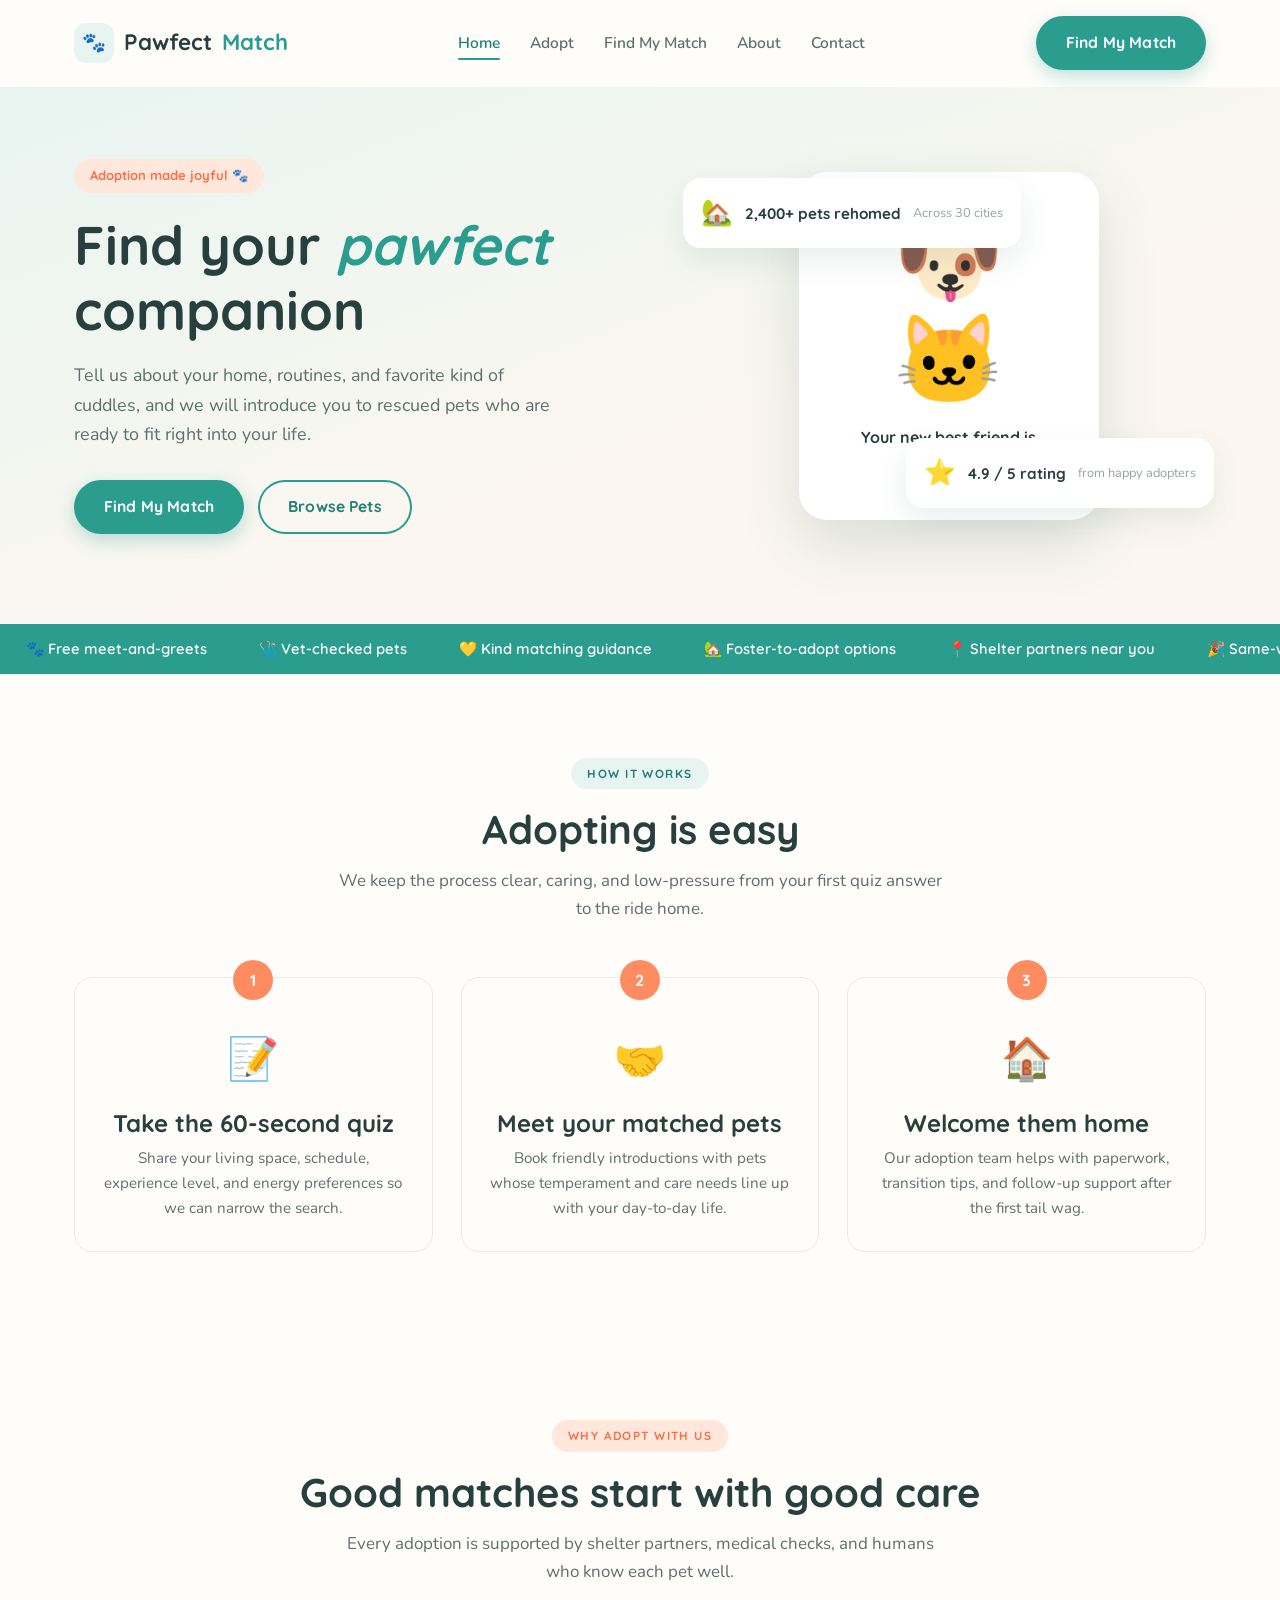
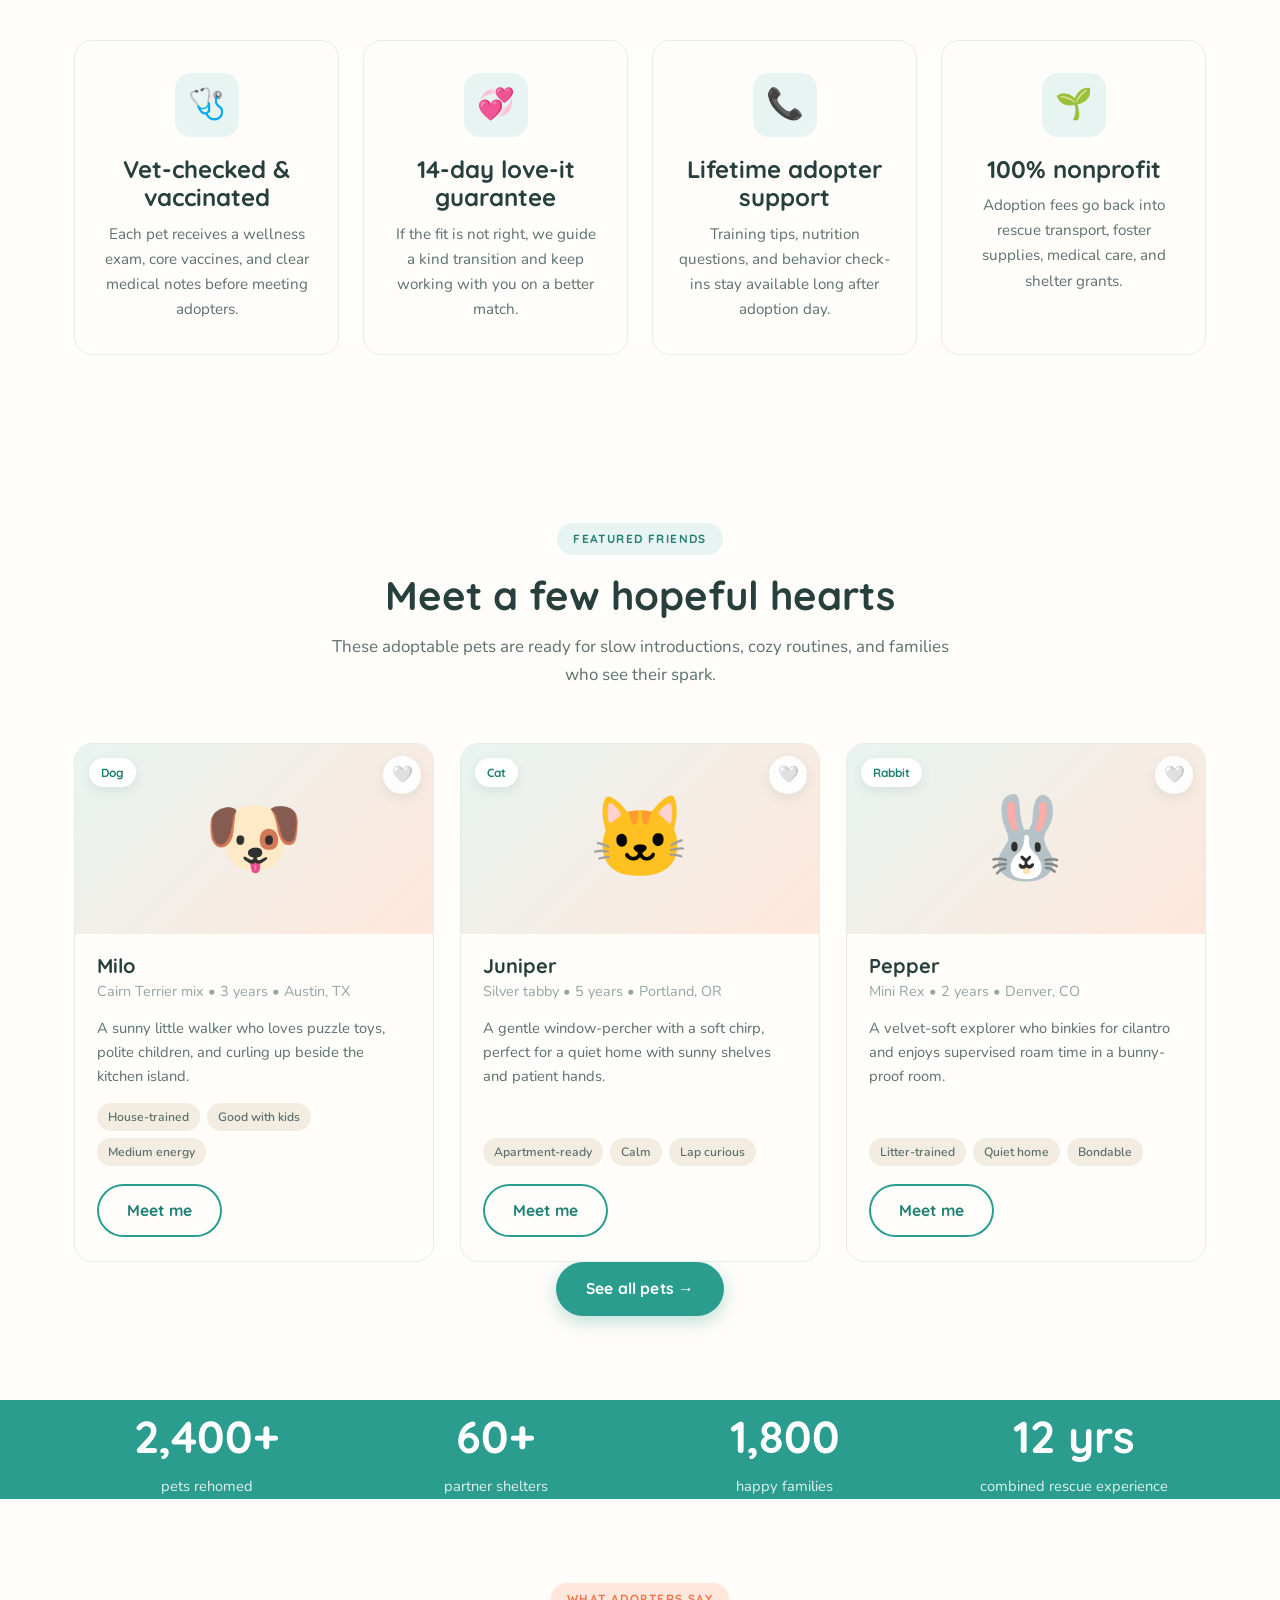
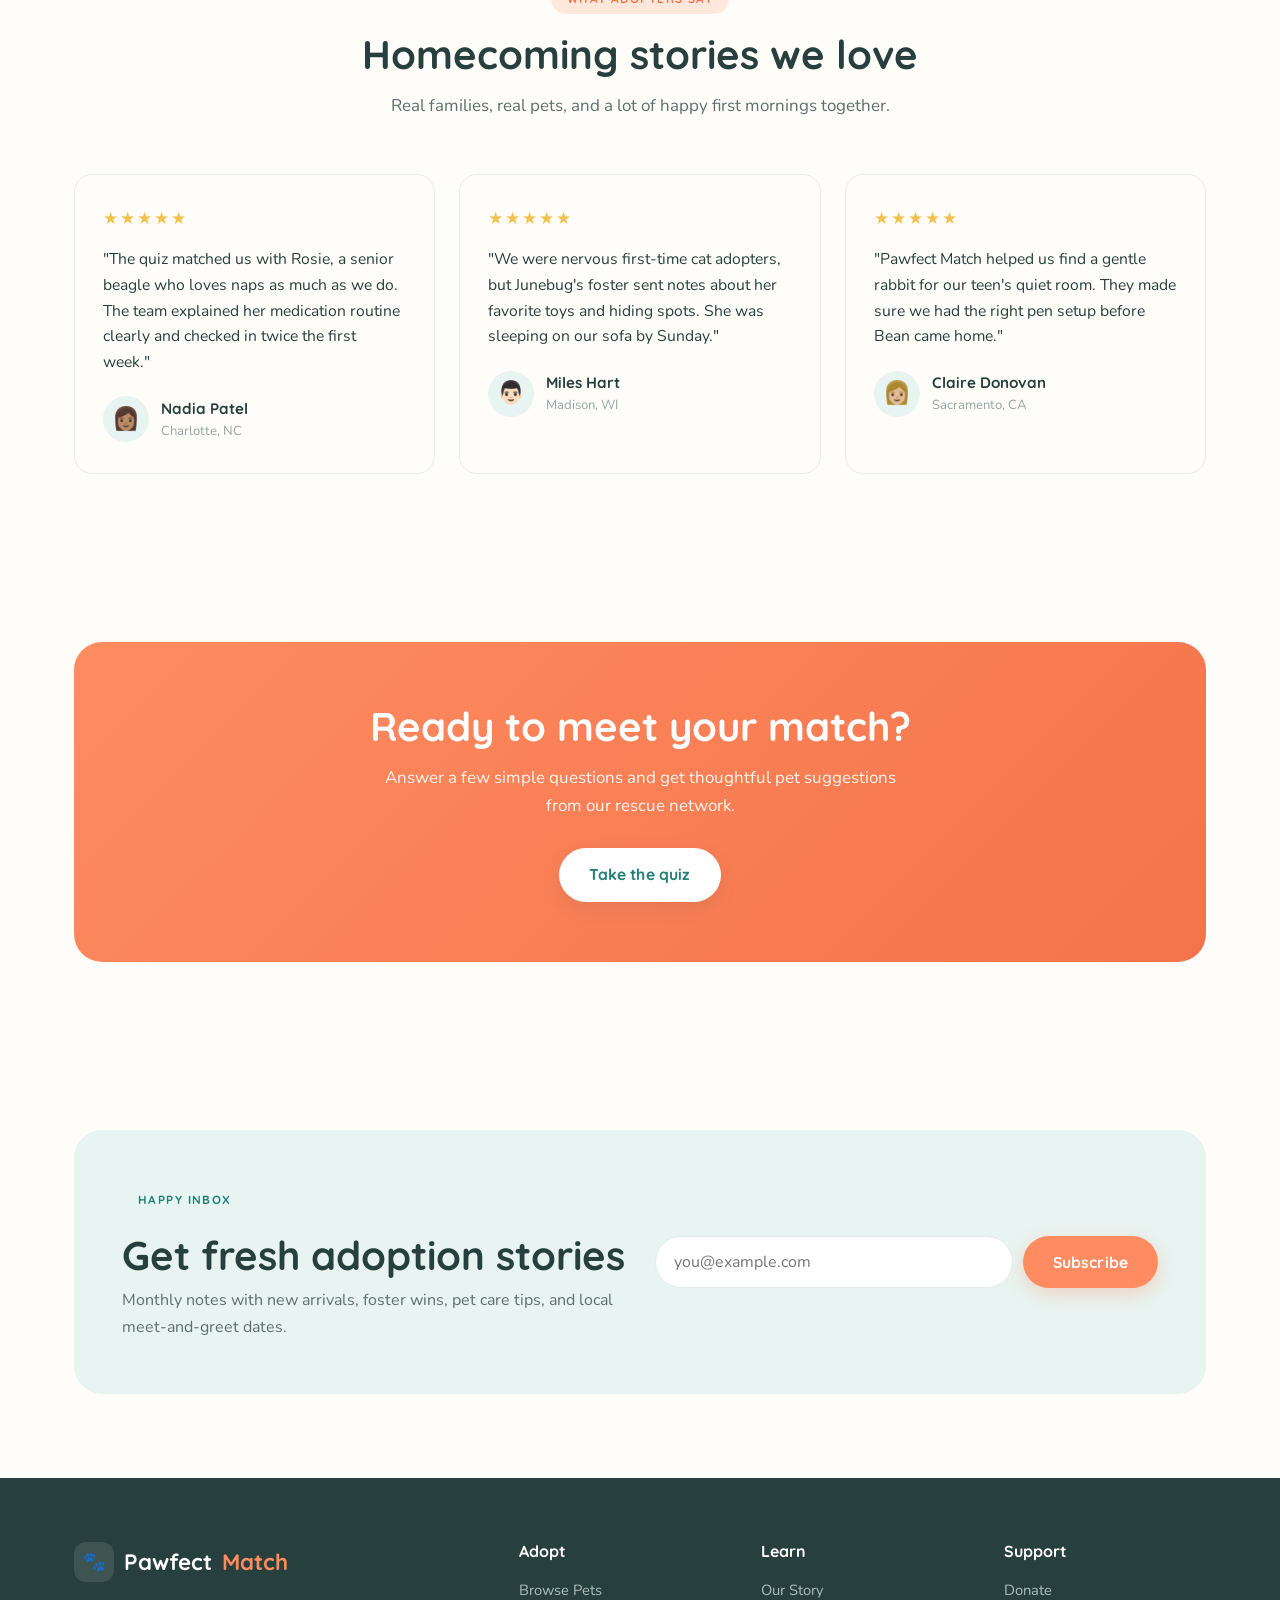
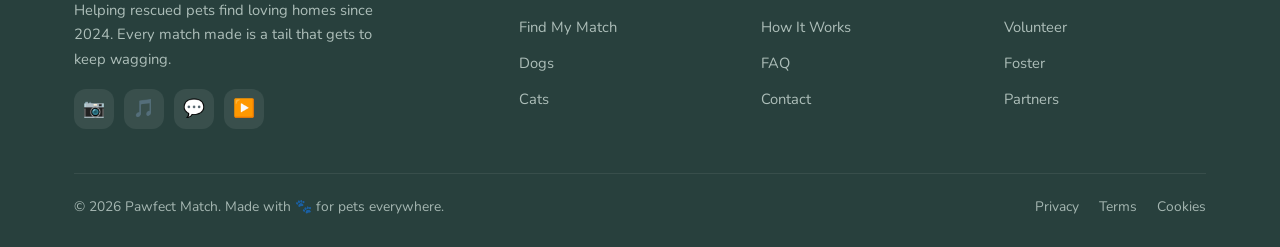
<file: index.html>
<!DOCTYPE html>
<html lang="en">
<head>
  <meta charset="UTF-8">
  <meta name="viewport" content="width=device-width, initial-scale=1.0">
  <title>Home — Pawfect Match</title>
  <meta name="description" content="Find loving, vet-checked rescue pets through Pawfect Match's joyful adoption quiz and trusted shelter network.">
  <link rel="preconnect" href="https://fonts.googleapis.com">
  <link rel="preconnect" href="https://fonts.gstatic.com" crossorigin>
  <link href="https://fonts.googleapis.com/css2?family=Quicksand:wght@500;600;700&family=Nunito:wght@400;600;700&display=swap" rel="stylesheet">
  <link rel="stylesheet" href="css/style.css">
</head>
<body>
  <header class="header">
    <nav class="nav">
      <a href="index.html" class="logo"><span class="logo-icon">🐾</span>Pawfect<span> Match</span></a>
      <ul class="nav-links">
        <li><a href="index.html" class="active">Home</a></li>
        <li><a href="pets.html">Adopt</a></li>
        <li><a href="match.html">Find My Match</a></li>
        <li><a href="about.html">About</a></li>
        <li><a href="contact.html">Contact</a></li>
      </ul>
      <div class="nav-actions">
        <a href="match.html" class="btn btn-primary">Find My Match</a>
        <button class="hamburger" aria-label="Open menu"><span></span><span></span><span></span></button>
      </div>
    </nav>
  </header>
  <div class="mobile-nav">
    <a href="index.html" class="active">Home</a>
    <a href="pets.html">Adopt</a>
    <a href="match.html">Find My Match</a>
    <a href="about.html">About</a>
    <a href="contact.html">Contact</a>
  </div>

  <main>
    <section class="hero">
      <div class="container">
        <div class="hero-content">
          <div class="hero-eyebrow">Adoption made joyful 🐾</div>
          <h1>Find your <em>pawfect</em> companion</h1>
          <p>Tell us about your home, routines, and favorite kind of cuddles, and we will introduce you to rescued pets who are ready to fit right into your life.</p>
          <div class="hero-btns">
            <a href="match.html" class="btn btn-primary">Find My Match</a>
            <a href="pets.html" class="btn btn-outline">Browse Pets</a>
          </div>
        </div>
        <div class="hero-visual">
          <div class="hero-card animate-float">
            <div class="hero-emoji">🐶🐱</div>
            <div class="hero-card-label">Your new best friend is waiting</div>
          </div>
          <div class="float-card tl">
            <div class="float-icon">🏡</div>
            <strong>2,400+ pets rehomed</strong>
            <span>Across 30 cities</span>
          </div>
          <div class="float-card br">
            <div class="float-icon">⭐</div>
            <strong>4.9 / 5 rating</strong>
            <span>from happy adopters</span>
          </div>
        </div>
      </div>
    </section>

    <section class="marquee" aria-label="Pawfect Match highlights">
      <div class="marquee-inner">
        <div class="marquee-item">🐾 Free meet-and-greets</div>
        <div class="marquee-item">🩺 Vet-checked pets</div>
        <div class="marquee-item">💛 Kind matching guidance</div>
        <div class="marquee-item">🏡 Foster-to-adopt options</div>
        <div class="marquee-item">📍 Shelter partners near you</div>
        <div class="marquee-item">🎉 Same-week introductions</div>
        <div class="marquee-item">🐾 Free meet-and-greets</div>
        <div class="marquee-item">🩺 Vet-checked pets</div>
        <div class="marquee-item">💛 Kind matching guidance</div>
        <div class="marquee-item">🏡 Foster-to-adopt options</div>
        <div class="marquee-item">📍 Shelter partners near you</div>
        <div class="marquee-item">🎉 Same-week introductions</div>
      </div>
    </section>

    <section class="section">
      <div class="container">
        <div class="text-center">
          <span class="tag teal">How it works</span>
          <h2 class="section-title">Adopting is easy</h2>
          <p class="section-subtitle">We keep the process clear, caring, and low-pressure from your first quiz answer to the ride home.</p>
        </div>
        <div class="steps-grid">
          <article class="step-card">
            <div class="step-num">1</div>
            <div class="step-icon">📝</div>
            <h3>Take the 60-second quiz</h3>
            <p>Share your living space, schedule, experience level, and energy preferences so we can narrow the search.</p>
          </article>
          <article class="step-card">
            <div class="step-num">2</div>
            <div class="step-icon">🤝</div>
            <h3>Meet your matched pets</h3>
            <p>Book friendly introductions with pets whose temperament and care needs line up with your day-to-day life.</p>
          </article>
          <article class="step-card">
            <div class="step-num">3</div>
            <div class="step-icon">🏠</div>
            <h3>Welcome them home</h3>
            <p>Our adoption team helps with paperwork, transition tips, and follow-up support after the first tail wag.</p>
          </article>
        </div>
      </div>
    </section>

    <section class="section">
      <div class="container">
        <div class="text-center">
          <span class="tag">Why adopt with us</span>
          <h2 class="section-title">Good matches start with good care</h2>
          <p class="section-subtitle">Every adoption is supported by shelter partners, medical checks, and humans who know each pet well.</p>
        </div>
        <div class="features-grid">
          <article class="feature-card">
            <div class="feature-icon">🩺</div>
            <h3>Vet-checked & vaccinated</h3>
            <p>Each pet receives a wellness exam, core vaccines, and clear medical notes before meeting adopters.</p>
          </article>
          <article class="feature-card">
            <div class="feature-icon">💞</div>
            <h3>14-day love-it guarantee</h3>
            <p>If the fit is not right, we guide a kind transition and keep working with you on a better match.</p>
          </article>
          <article class="feature-card">
            <div class="feature-icon">📞</div>
            <h3>Lifetime adopter support</h3>
            <p>Training tips, nutrition questions, and behavior check-ins stay available long after adoption day.</p>
          </article>
          <article class="feature-card">
            <div class="feature-icon">🌱</div>
            <h3>100% nonprofit</h3>
            <p>Adoption fees go back into rescue transport, foster supplies, medical care, and shelter grants.</p>
          </article>
        </div>
      </div>
    </section>

    <section class="section">
      <div class="container">
        <div class="text-center">
          <span class="tag teal">Featured friends</span>
          <h2 class="section-title">Meet a few hopeful hearts</h2>
          <p class="section-subtitle">These adoptable pets are ready for slow introductions, cozy routines, and families who see their spark.</p>
        </div>
        <div class="pets-grid">
          <article class="pet-card" data-id="milo-terrier-austin" data-species="dog">
            <div class="pet-photo">
              🐶
              <span class="pet-badge">Dog</span>
              <button class="pet-fav" aria-label="Save Milo to favorites">🤍</button>
            </div>
            <div class="pet-body">
              <h3 class="pet-name">Milo</h3>
              <p class="pet-meta">Cairn Terrier mix • 3 years • Austin, TX</p>
              <p class="pet-desc">A sunny little walker who loves puzzle toys, polite children, and curling up beside the kitchen island.</p>
              <div class="pet-tags">
                <span class="pet-tag">House-trained</span>
                <span class="pet-tag">Good with kids</span>
                <span class="pet-tag">Medium energy</span>
              </div>
              <div class="pet-actions">
                <a href="pets.html" class="btn btn-outline">Meet me</a>
              </div>
            </div>
          </article>
          <article class="pet-card" data-id="juniper-tabby-portland" data-species="cat">
            <div class="pet-photo">
              🐱
              <span class="pet-badge">Cat</span>
              <button class="pet-fav" aria-label="Save Juniper to favorites">🤍</button>
            </div>
            <div class="pet-body">
              <h3 class="pet-name">Juniper</h3>
              <p class="pet-meta">Silver tabby • 5 years • Portland, OR</p>
              <p class="pet-desc">A gentle window-percher with a soft chirp, perfect for a quiet home with sunny shelves and patient hands.</p>
              <div class="pet-tags">
                <span class="pet-tag">Apartment-ready</span>
                <span class="pet-tag">Calm</span>
                <span class="pet-tag">Lap curious</span>
              </div>
              <div class="pet-actions">
                <a href="pets.html" class="btn btn-outline">Meet me</a>
              </div>
            </div>
          </article>
          <article class="pet-card" data-id="pepper-rabbit-denver" data-species="rabbit">
            <div class="pet-photo">
              🐰
              <span class="pet-badge">Rabbit</span>
              <button class="pet-fav" aria-label="Save Pepper to favorites">🤍</button>
            </div>
            <div class="pet-body">
              <h3 class="pet-name">Pepper</h3>
              <p class="pet-meta">Mini Rex • 2 years • Denver, CO</p>
              <p class="pet-desc">A velvet-soft explorer who binkies for cilantro and enjoys supervised roam time in a bunny-proof room.</p>
              <div class="pet-tags">
                <span class="pet-tag">Litter-trained</span>
                <span class="pet-tag">Quiet home</span>
                <span class="pet-tag">Bondable</span>
              </div>
              <div class="pet-actions">
                <a href="pets.html" class="btn btn-outline">Meet me</a>
              </div>
            </div>
          </article>
        </div>
        <div class="text-center">
          <a href="pets.html" class="btn btn-primary">See all pets →</a>
        </div>
      </div>
    </section>

    <section class="stats-band">
      <div class="container">
        <div class="stats">
          <div class="stat">
            <div class="stat-num">2,400+</div>
            <div class="stat-label">pets rehomed</div>
          </div>
          <div class="stat">
            <div class="stat-num">60+</div>
            <div class="stat-label">partner shelters</div>
          </div>
          <div class="stat">
            <div class="stat-num">1,800</div>
            <div class="stat-label">happy families</div>
          </div>
          <div class="stat">
            <div class="stat-num">12 yrs</div>
            <div class="stat-label">combined rescue experience</div>
          </div>
        </div>
      </div>
    </section>

    <section class="section">
      <div class="container">
        <div class="text-center">
          <span class="tag">What adopters say</span>
          <h2 class="section-title">Homecoming stories we love</h2>
          <p class="section-subtitle">Real families, real pets, and a lot of happy first mornings together.</p>
        </div>
        <div class="testimonials-grid">
          <article class="testimonial-card">
            <div class="testimonial-stars">★★★★★</div>
            <p class="testimonial-text">"The quiz matched us with Rosie, a senior beagle who loves naps as much as we do. The team explained her medication routine clearly and checked in twice the first week."</p>
            <div class="testimonial-author">
              <span class="author-avatar">👩🏽</span>
              <div>
                <div class="author-name">Nadia Patel</div>
                <div class="author-loc">Charlotte, NC</div>
              </div>
            </div>
          </article>
          <article class="testimonial-card">
            <div class="testimonial-stars">★★★★★</div>
            <p class="testimonial-text">"We were nervous first-time cat adopters, but Junebug's foster sent notes about her favorite toys and hiding spots. She was sleeping on our sofa by Sunday."</p>
            <div class="testimonial-author">
              <span class="author-avatar">👨🏻</span>
              <div>
                <div class="author-name">Miles Hart</div>
                <div class="author-loc">Madison, WI</div>
              </div>
            </div>
          </article>
          <article class="testimonial-card">
            <div class="testimonial-stars">★★★★★</div>
            <p class="testimonial-text">"Pawfect Match helped us find a gentle rabbit for our teen's quiet room. They made sure we had the right pen setup before Bean came home."</p>
            <div class="testimonial-author">
              <span class="author-avatar">👩🏼</span>
              <div>
                <div class="author-name">Claire Donovan</div>
                <div class="author-loc">Sacramento, CA</div>
              </div>
            </div>
          </article>
        </div>
      </div>
    </section>

    <section class="section">
      <div class="container">
        <div class="cta">
          <h2>Ready to meet your match?</h2>
          <p>Answer a few simple questions and get thoughtful pet suggestions from our rescue network.</p>
          <a href="match.html" class="btn btn-light">Take the quiz</a>
        </div>
      </div>
    </section>

    <section class="section">
      <div class="container">
        <div class="newsletter">
          <div>
            <span class="tag teal">Happy inbox</span>
            <h2>Get fresh adoption stories</h2>
            <p>Monthly notes with new arrivals, foster wins, pet care tips, and local meet-and-greet dates.</p>
          </div>
          <form class="newsletter-form">
            <input class="newsletter-input" type="email" name="email" placeholder="you@example.com" aria-label="Email address" required>
            <button class="btn btn-accent" type="submit">Subscribe</button>
          </form>
        </div>
      </div>
    </section>
  </main>

  <footer class="footer">
    <div class="container">
      <div class="footer-grid">
        <div class="footer-brand">
          <a href="index.html" class="logo"><span class="logo-icon">🐾</span>Pawfect<span> Match</span></a>
          <p>Helping rescued pets find loving homes since 2024. Every match made is a tail that gets to keep wagging.</p>
          <div class="footer-social">
            <a class="social-btn" href="#" aria-label="Instagram">📷</a>
            <a class="social-btn" href="#" aria-label="TikTok">🎵</a>
            <a class="social-btn" href="#" aria-label="Facebook">💬</a>
            <a class="social-btn" href="#" aria-label="YouTube">▶️</a>
          </div>
        </div>
        <div class="footer-col">
          <h4>Adopt</h4>
          <ul>
            <li><a href="pets.html">Browse Pets</a></li>
            <li><a href="match.html">Find My Match</a></li>
            <li><a href="pets.html">Dogs</a></li>
            <li><a href="pets.html">Cats</a></li>
          </ul>
        </div>
        <div class="footer-col">
          <h4>Learn</h4>
          <ul>
            <li><a href="about.html">Our Story</a></li>
            <li><a href="about.html">How It Works</a></li>
            <li><a href="contact.html">FAQ</a></li>
            <li><a href="contact.html">Contact</a></li>
          </ul>
        </div>
        <div class="footer-col">
          <h4>Support</h4>
          <ul>
            <li><a href="#">Donate</a></li>
            <li><a href="#">Volunteer</a></li>
            <li><a href="#">Foster</a></li>
            <li><a href="#">Partners</a></li>
          </ul>
        </div>
      </div>
      <div class="footer-bottom">
        <p>© <span data-year>2025</span> Pawfect Match. Made with 🐾 for pets everywhere.</p>
        <div class="footer-bottom-links">
          <a href="#">Privacy</a><a href="#">Terms</a><a href="#">Cookies</a>
        </div>
      </div>
    </div>
  </footer>
  <script src="js/main.js"></script>
</body>
</html>
</file>
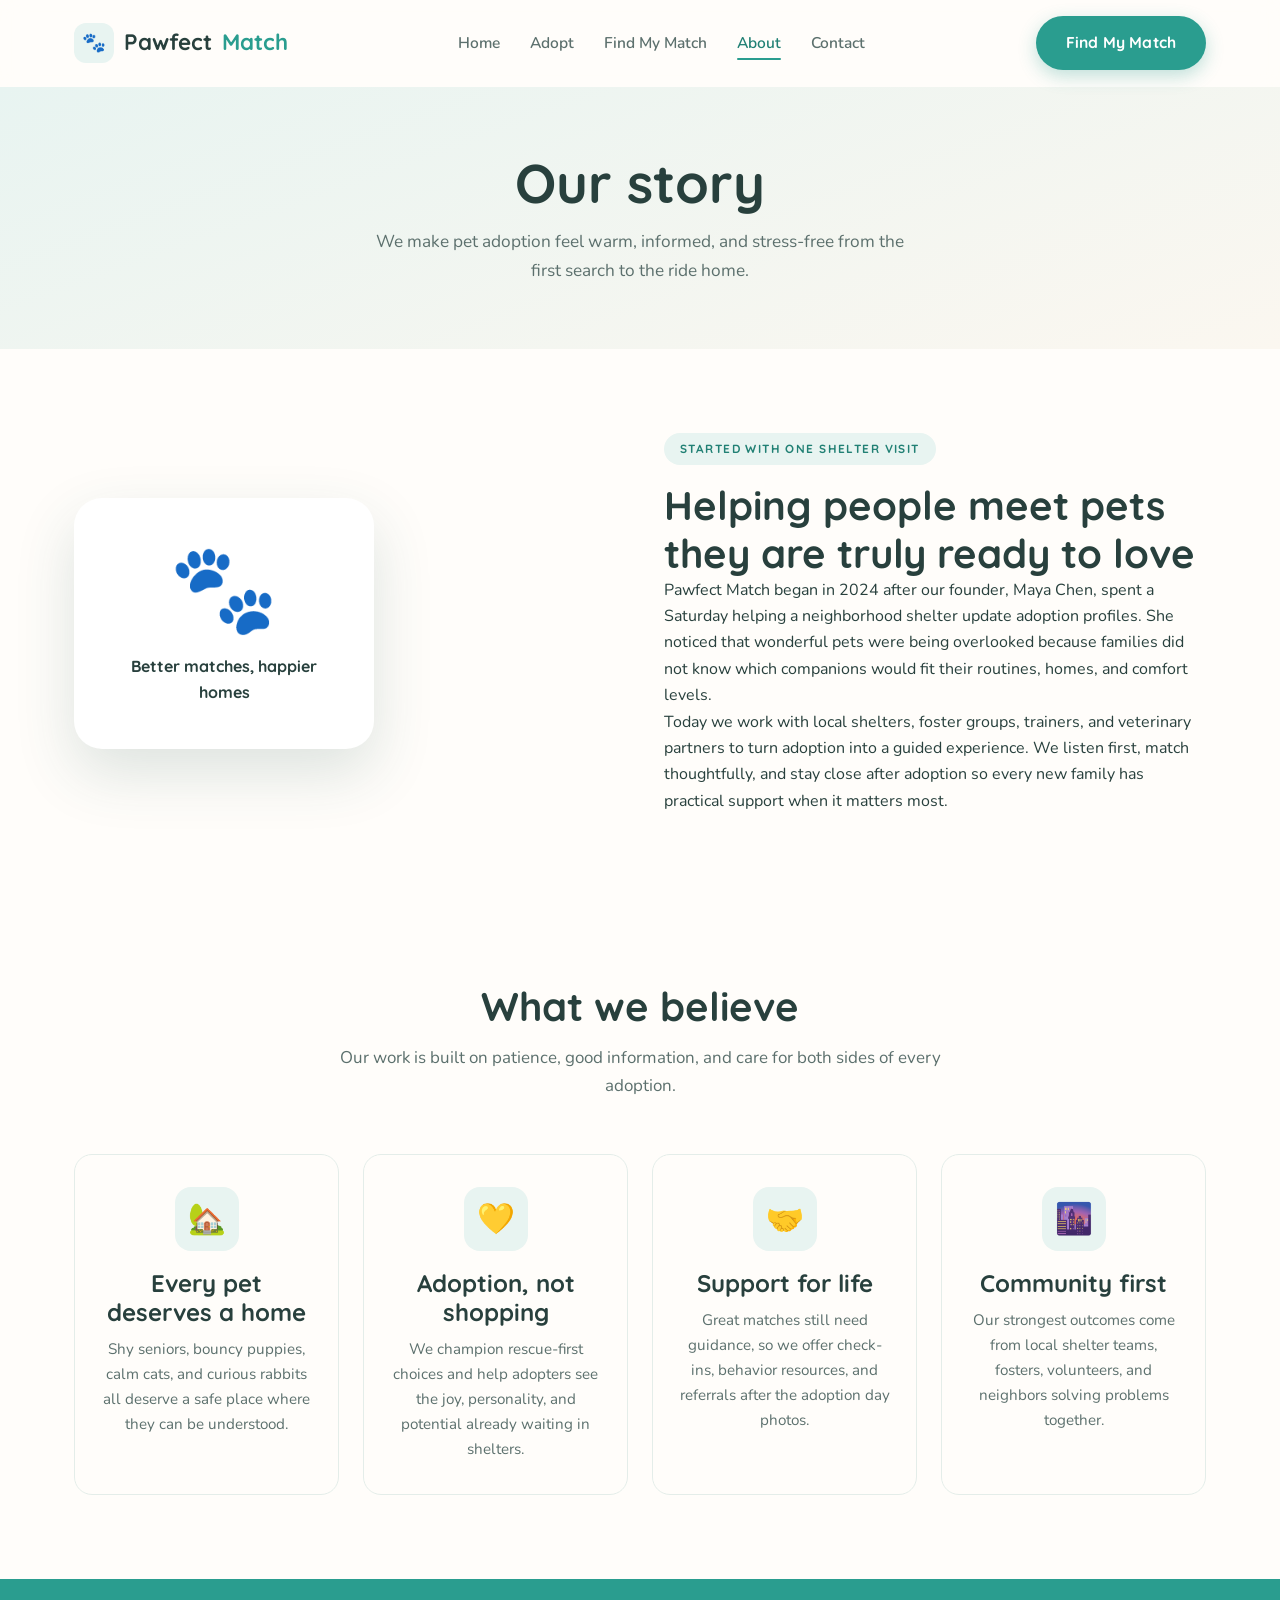
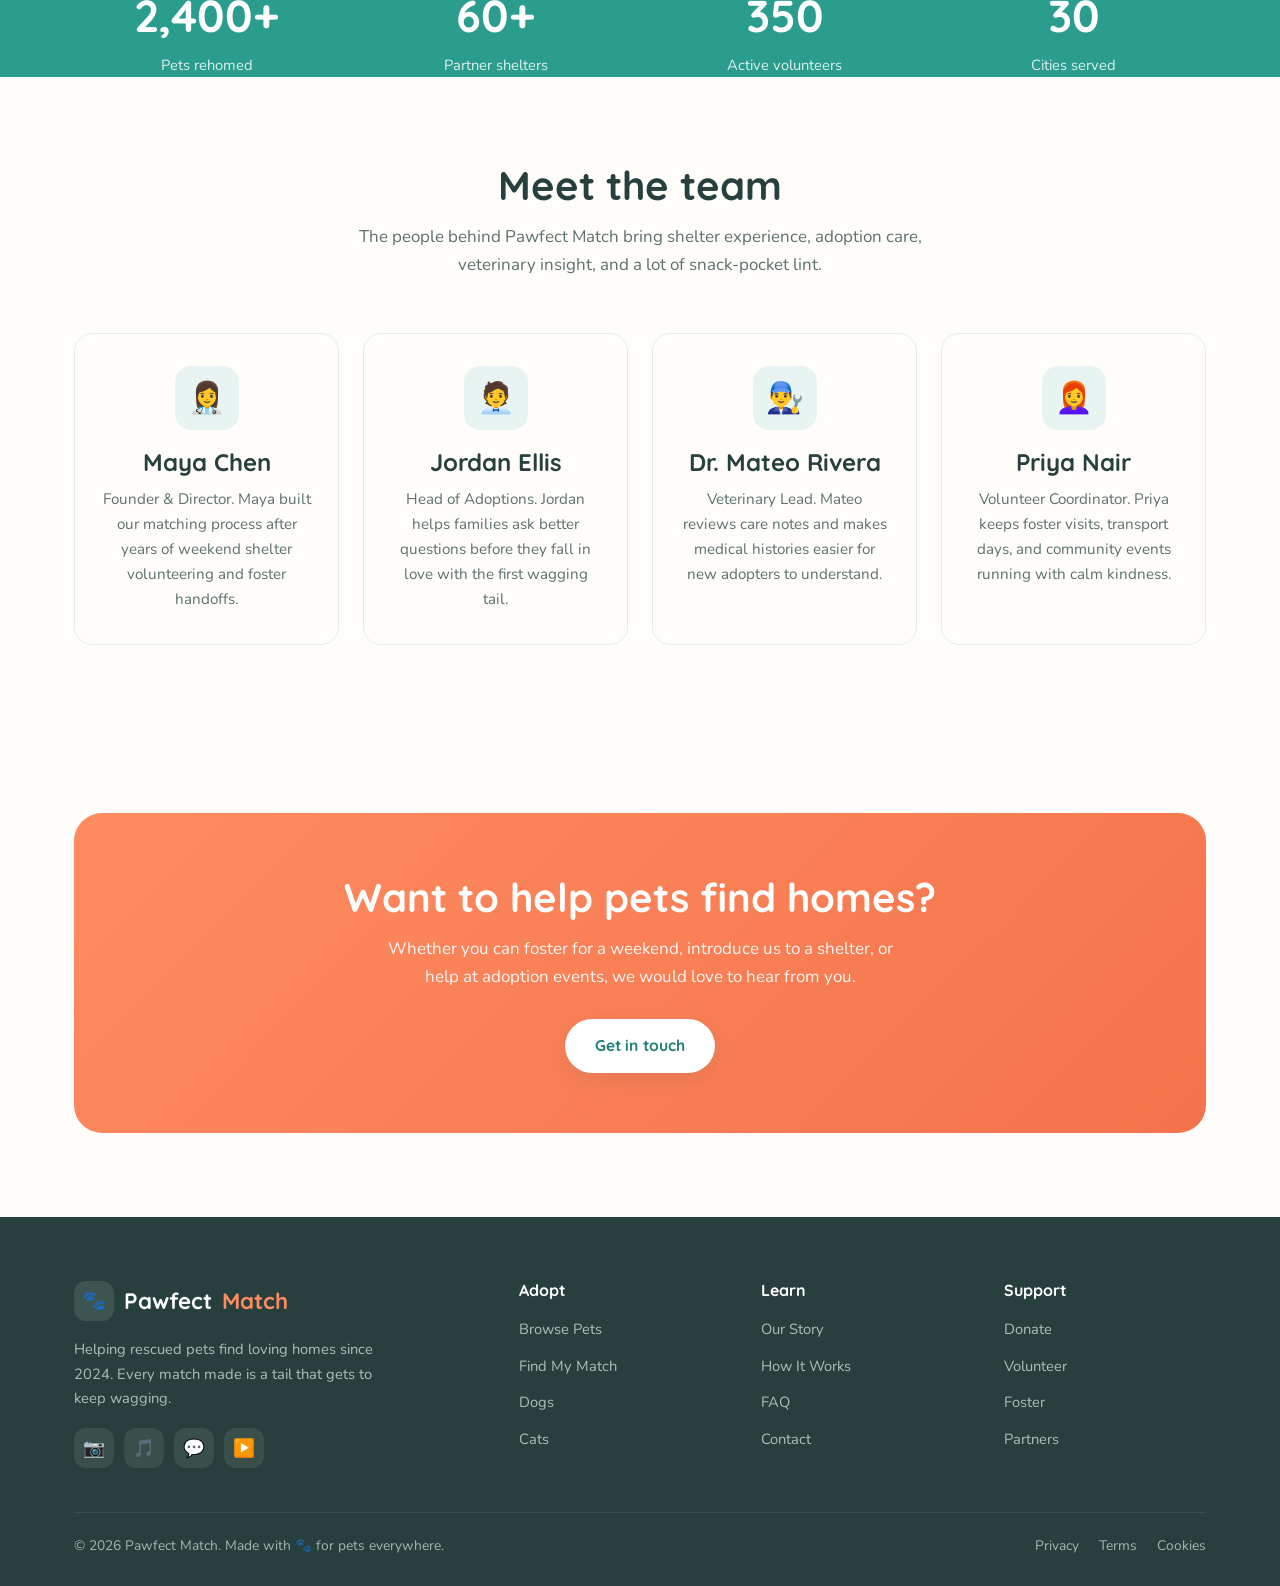
<file: about.html>
<!DOCTYPE html>
<html lang="en">
<head>
  <meta charset="UTF-8">
  <meta name="viewport" content="width=device-width, initial-scale=1.0">
  <title>About — Pawfect Match</title>
  <meta name="description" content="Learn how Pawfect Match helps rescued pets and loving people find each other through thoughtful, shelter-backed adoption support.">
  <link rel="preconnect" href="https://fonts.googleapis.com">
  <link rel="preconnect" href="https://fonts.gstatic.com" crossorigin>
  <link href="https://fonts.googleapis.com/css2?family=Quicksand:wght@500;600;700&family=Nunito:wght@400;600;700&display=swap" rel="stylesheet">
  <link rel="stylesheet" href="css/style.css">
  <style>
    .about-intro {
      display: grid;
      grid-template-columns: 1fr 1fr;
      gap: 48px;
      align-items: center;
    }

    @media (max-width: 680px) {
      .about-intro {
        grid-template-columns: 1fr;
      }
    }
  </style>
</head>
<body>
<header class="header">
  <nav class="nav">
    <a href="index.html" class="logo"><span class="logo-icon">🐾</span>Pawfect<span> Match</span></a>
    <ul class="nav-links">
      <li><a href="index.html">Home</a></li>
      <li><a href="pets.html">Adopt</a></li>
      <li><a href="match.html">Find My Match</a></li>
      <li><a href="about.html" class="active">About</a></li>
      <li><a href="contact.html">Contact</a></li>
    </ul>
    <div class="nav-actions">
      <a href="match.html" class="btn btn-primary">Find My Match</a>
      <button class="hamburger" aria-label="Open menu"><span></span><span></span><span></span></button>
    </div>
  </nav>
</header>
<div class="mobile-nav">
  <a href="index.html">Home</a>
  <a href="pets.html">Adopt</a>
  <a href="match.html">Find My Match</a>
  <a href="about.html" class="active">About</a>
  <a href="contact.html">Contact</a>
</div>

<main>
  <section class="page-hero">
    <div class="container">
      <h1>Our story</h1>
      <p>We make pet adoption feel warm, informed, and stress-free from the first search to the ride home.</p>
    </div>
  </section>

  <section class="section">
    <div class="container">
      <div class="about-intro">
        <div class="hero-card">
          <div class="hero-emoji">🐾</div>
          <div class="hero-card-label">Better matches, happier homes</div>
        </div>
        <div>
          <span class="tag teal">Started with one shelter visit</span>
          <h2>Helping people meet pets they are truly ready to love</h2>
          <p>Pawfect Match began in 2024 after our founder, Maya Chen, spent a Saturday helping a neighborhood shelter update adoption profiles. She noticed that wonderful pets were being overlooked because families did not know which companions would fit their routines, homes, and comfort levels.</p>
          <p>Today we work with local shelters, foster groups, trainers, and veterinary partners to turn adoption into a guided experience. We listen first, match thoughtfully, and stay close after adoption so every new family has practical support when it matters most.</p>
        </div>
      </div>
    </div>
  </section>

  <section class="section">
    <div class="container">
      <h2 class="section-title">What we believe</h2>
      <p class="section-subtitle">Our work is built on patience, good information, and care for both sides of every adoption.</p>
      <div class="features-grid">
        <div class="value-card">
          <div class="feature-icon">🏡</div>
          <h3>Every pet deserves a home</h3>
          <p>Shy seniors, bouncy puppies, calm cats, and curious rabbits all deserve a safe place where they can be understood.</p>
        </div>
        <div class="value-card">
          <div class="feature-icon">💛</div>
          <h3>Adoption, not shopping</h3>
          <p>We champion rescue-first choices and help adopters see the joy, personality, and potential already waiting in shelters.</p>
        </div>
        <div class="value-card">
          <div class="feature-icon">🤝</div>
          <h3>Support for life</h3>
          <p>Great matches still need guidance, so we offer check-ins, behavior resources, and referrals after the adoption day photos.</p>
        </div>
        <div class="value-card">
          <div class="feature-icon">🌆</div>
          <h3>Community first</h3>
          <p>Our strongest outcomes come from local shelter teams, fosters, volunteers, and neighbors solving problems together.</p>
        </div>
      </div>
    </div>
  </section>

  <section class="stats-band">
    <div class="container">
      <div class="stats">
        <div>
          <div class="stat-num">2,400+</div>
          <div class="stat-label">Pets rehomed</div>
        </div>
        <div>
          <div class="stat-num">60+</div>
          <div class="stat-label">Partner shelters</div>
        </div>
        <div>
          <div class="stat-num">350</div>
          <div class="stat-label">Active volunteers</div>
        </div>
        <div>
          <div class="stat-num">30</div>
          <div class="stat-label">Cities served</div>
        </div>
      </div>
    </div>
  </section>

  <section class="section">
    <div class="container">
      <h2 class="section-title">Meet the team</h2>
      <p class="section-subtitle">The people behind Pawfect Match bring shelter experience, adoption care, veterinary insight, and a lot of snack-pocket lint.</p>
      <div class="features-grid">
        <div class="feature-card">
          <div class="feature-icon">👩‍⚕️</div>
          <h3>Maya Chen</h3>
          <p>Founder &amp; Director. Maya built our matching process after years of weekend shelter volunteering and foster handoffs.</p>
        </div>
        <div class="feature-card">
          <div class="feature-icon">🧑‍💼</div>
          <h3>Jordan Ellis</h3>
          <p>Head of Adoptions. Jordan helps families ask better questions before they fall in love with the first wagging tail.</p>
        </div>
        <div class="feature-card">
          <div class="feature-icon">👨‍🔧</div>
          <h3>Dr. Mateo Rivera</h3>
          <p>Veterinary Lead. Mateo reviews care notes and makes medical histories easier for new adopters to understand.</p>
        </div>
        <div class="feature-card">
          <div class="feature-icon">👩‍🦰</div>
          <h3>Priya Nair</h3>
          <p>Volunteer Coordinator. Priya keeps foster visits, transport days, and community events running with calm kindness.</p>
        </div>
      </div>
    </div>
  </section>

  <section class="section">
    <div class="container">
      <div class="cta">
        <h2>Want to help pets find homes?</h2>
        <p>Whether you can foster for a weekend, introduce us to a shelter, or help at adoption events, we would love to hear from you.</p>
        <a href="contact.html" class="btn btn-light">Get in touch</a>
      </div>
    </div>
  </section>
</main>

<footer class="footer">
  <div class="container">
    <div class="footer-grid">
      <div class="footer-brand">
        <a href="index.html" class="logo"><span class="logo-icon">🐾</span>Pawfect<span> Match</span></a>
        <p>Helping rescued pets find loving homes since 2024. Every match made is a tail that gets to keep wagging.</p>
        <div class="footer-social">
          <a class="social-btn" href="#" aria-label="Instagram">📷</a>
          <a class="social-btn" href="#" aria-label="TikTok">🎵</a>
          <a class="social-btn" href="#" aria-label="Facebook">💬</a>
          <a class="social-btn" href="#" aria-label="YouTube">▶️</a>
        </div>
      </div>
      <div class="footer-col">
        <h4>Adopt</h4>
        <ul>
          <li><a href="pets.html">Browse Pets</a></li>
          <li><a href="match.html">Find My Match</a></li>
          <li><a href="pets.html">Dogs</a></li>
          <li><a href="pets.html">Cats</a></li>
        </ul>
      </div>
      <div class="footer-col">
        <h4>Learn</h4>
        <ul>
          <li><a href="about.html">Our Story</a></li>
          <li><a href="about.html">How It Works</a></li>
          <li><a href="contact.html">FAQ</a></li>
          <li><a href="contact.html">Contact</a></li>
        </ul>
      </div>
      <div class="footer-col">
        <h4>Support</h4>
        <ul>
          <li><a href="#">Donate</a></li>
          <li><a href="#">Volunteer</a></li>
          <li><a href="#">Foster</a></li>
          <li><a href="#">Partners</a></li>
        </ul>
      </div>
    </div>
    <div class="footer-bottom">
      <p>© <span data-year>2025</span> Pawfect Match. Made with 🐾 for pets everywhere.</p>
      <div class="footer-bottom-links">
        <a href="#">Privacy</a><a href="#">Terms</a><a href="#">Cookies</a>
      </div>
    </div>
  </div>
</footer>
<script src="js/main.js"></script>
</body>
</html>
</file>
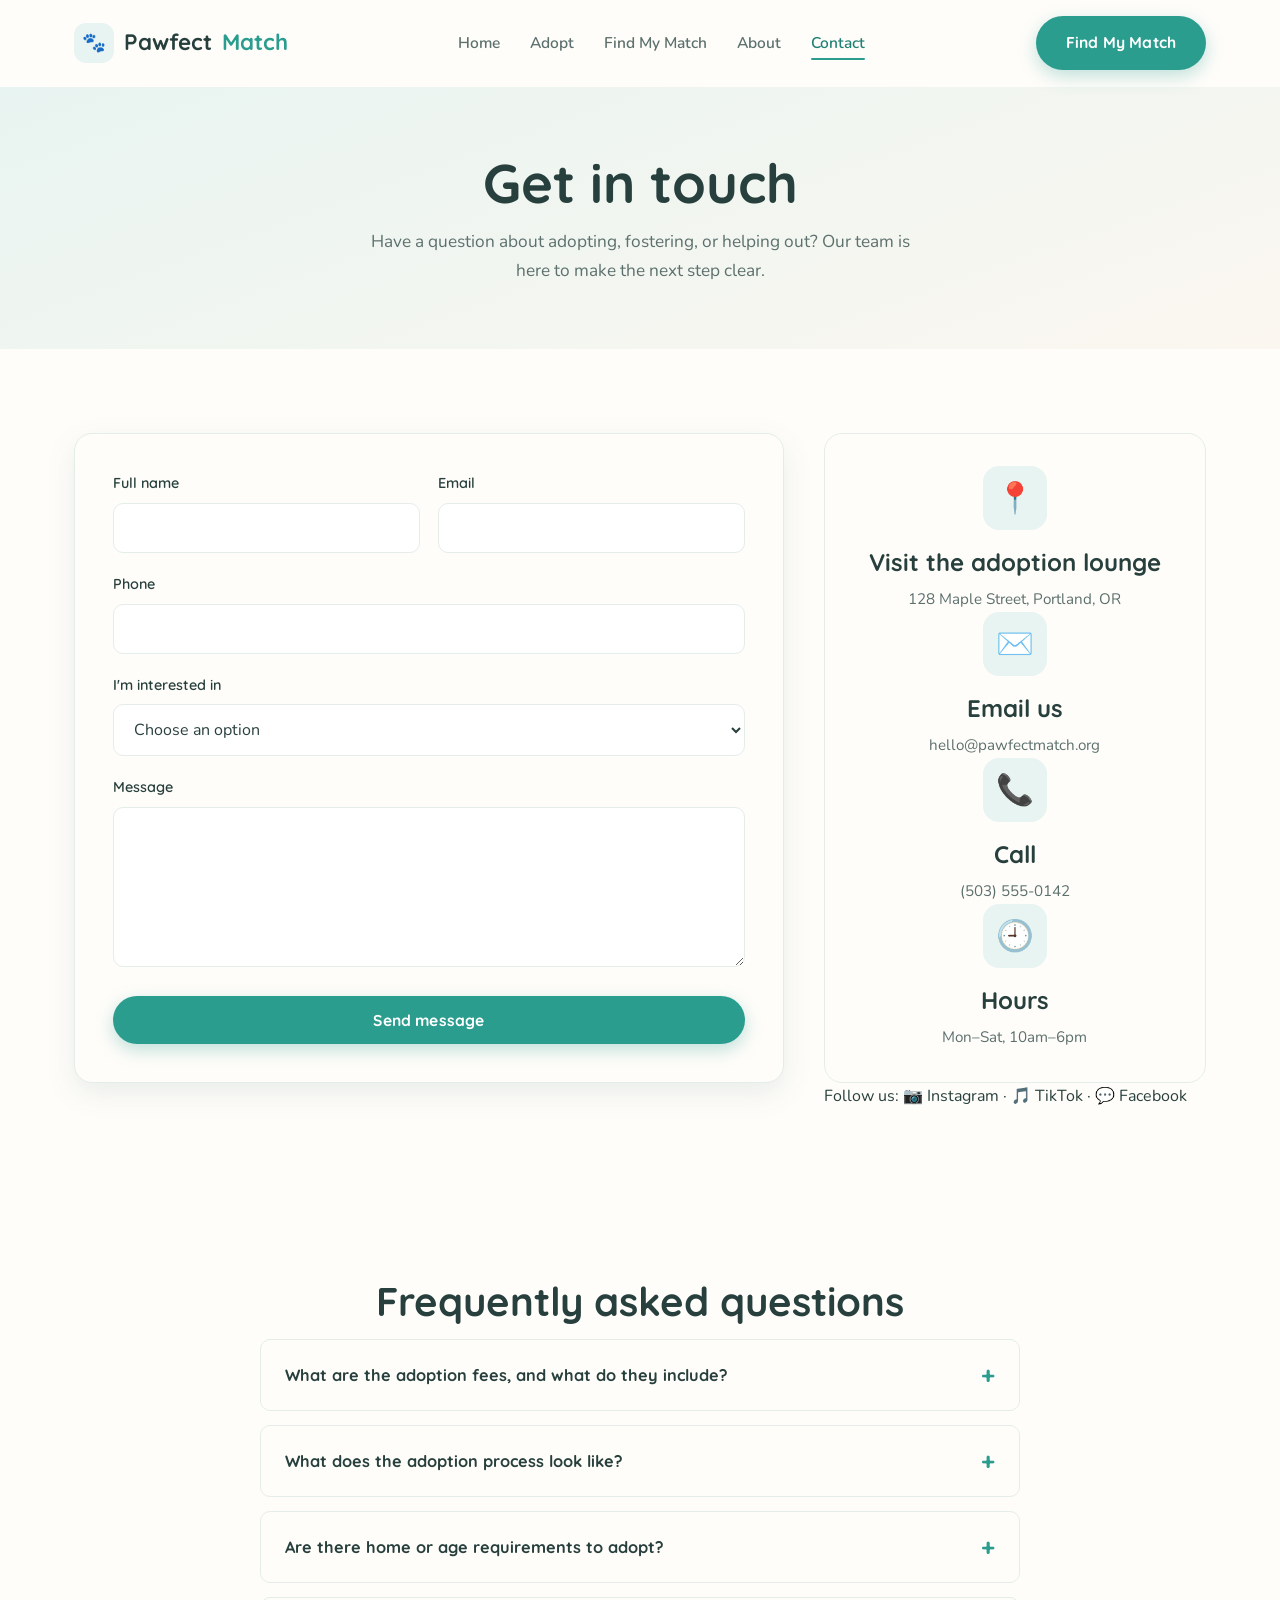
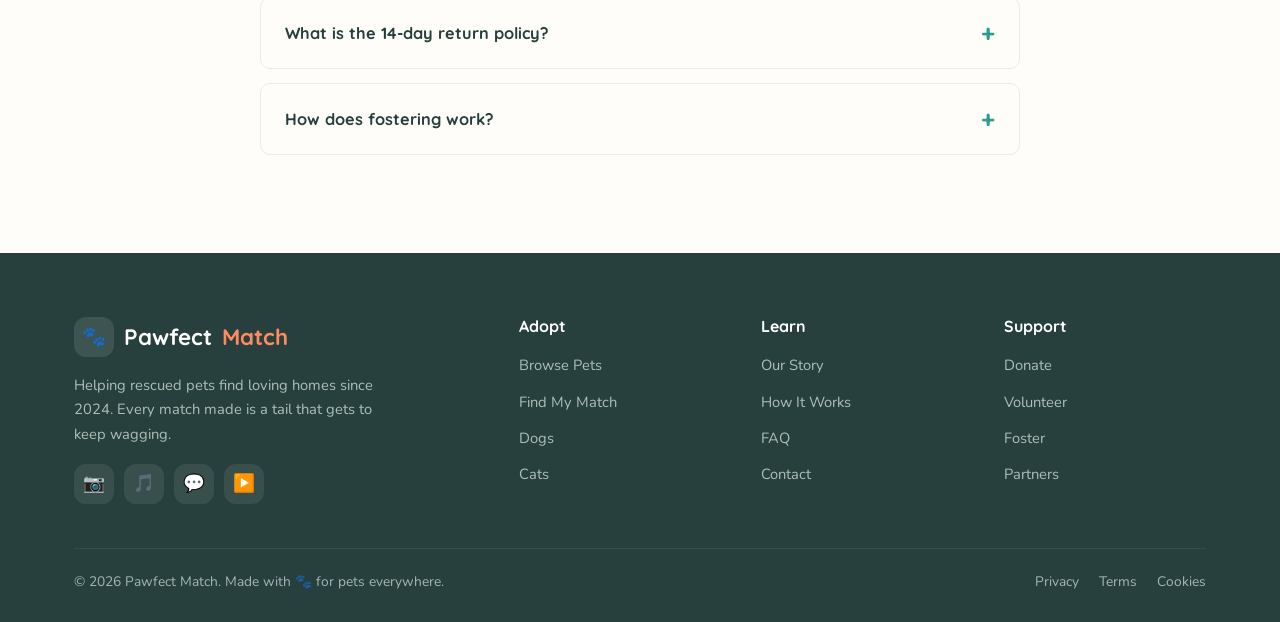
<file: contact.html>
<!DOCTYPE html>
<html lang="en">
<head>
  <meta charset="UTF-8">
  <meta name="viewport" content="width=device-width, initial-scale=1.0">
  <title>Contact — Pawfect Match</title>
  <meta name="description" content="Contact Pawfect Match with questions about adoption, fostering, volunteering, donations, and pet matching support.">
  <link rel="preconnect" href="https://fonts.googleapis.com">
  <link rel="preconnect" href="https://fonts.gstatic.com" crossorigin>
  <link href="https://fonts.googleapis.com/css2?family=Quicksand:wght@500;600;700&family=Nunito:wght@400;600;700&display=swap" rel="stylesheet">
  <link rel="stylesheet" href="css/style.css">
  <style>
    .contact-grid {
      display: grid;
      grid-template-columns: 1.3fr 0.7fr;
      gap: 40px;
      align-items: start;
    }

    @media (max-width: 680px) {
      .contact-grid {
        grid-template-columns: 1fr;
      }
    }
  </style>
</head>
<body>
<header class="header">
  <nav class="nav">
    <a href="index.html" class="logo"><span class="logo-icon">🐾</span>Pawfect<span> Match</span></a>
    <ul class="nav-links">
      <li><a href="index.html">Home</a></li>
      <li><a href="pets.html">Adopt</a></li>
      <li><a href="match.html">Find My Match</a></li>
      <li><a href="about.html">About</a></li>
      <li><a href="contact.html" class="active">Contact</a></li>
    </ul>
    <div class="nav-actions">
      <a href="match.html" class="btn btn-primary">Find My Match</a>
      <button class="hamburger" aria-label="Open menu"><span></span><span></span><span></span></button>
    </div>
  </nav>
</header>
<div class="mobile-nav">
  <a href="index.html">Home</a>
  <a href="pets.html">Adopt</a>
  <a href="match.html">Find My Match</a>
  <a href="about.html">About</a>
  <a href="contact.html" class="active">Contact</a>
</div>

<main>
  <section class="page-hero">
    <h1>Get in touch</h1>
    <p>Have a question about adopting, fostering, or helping out? Our team is here to make the next step clear.</p>
  </section>

  <section class="section">
    <div class="container">
      <div class="contact-grid">
        <form data-validate class="form">
          <div class="form-row">
            <div class="field">
              <div class="form-group">
                <label class="form-label" for="full-name">Full name</label>
                <input class="form-input" type="text" id="full-name" name="full-name" autocomplete="name" required>
                <div class="form-error">This field is required.</div>
              </div>
            </div>
            <div class="field">
              <div class="form-group">
                <label class="form-label" for="email">Email</label>
                <input class="form-input" type="email" id="email" name="email" autocomplete="email" required>
                <div class="form-error">This field is required.</div>
              </div>
            </div>
          </div>

          <div class="field">
            <div class="form-group">
              <label class="form-label" for="phone">Phone</label>
              <input class="form-input" type="tel" id="phone" name="phone" autocomplete="tel">
            </div>
          </div>

          <div class="field">
            <div class="form-group">
              <label class="form-label" for="interest">I'm interested in</label>
              <select class="form-select" id="interest" name="interest" required>
                <option value="">Choose an option</option>
                <option value="adopting">Adopting a pet</option>
                <option value="fostering">Fostering</option>
                <option value="volunteering">Volunteering</option>
                <option value="donating">Donating</option>
                <option value="something-else">Something else</option>
              </select>
              <div class="form-error">This field is required.</div>
            </div>
          </div>

          <div class="field">
            <div class="form-group">
              <label class="form-label" for="message">Message</label>
              <textarea class="form-textarea" id="message" name="message" rows="6" required></textarea>
              <div class="form-error">This field is required.</div>
            </div>
          </div>

          <button type="submit" class="btn btn-primary btn-block">Send message</button>
          <div class="form-success">✓ Thanks! We'll get back to you within 1 business day.</div>
        </form>

        <aside>
          <div class="feature-card">
            <div class="feature-icon">📍</div>
            <h3>Visit the adoption lounge</h3>
            <p>128 Maple Street, Portland, OR</p>
            <div class="feature-icon">✉️</div>
            <h3>Email us</h3>
            <p><a href="mailto:hello@pawfectmatch.org">hello@pawfectmatch.org</a></p>
            <div class="feature-icon">📞</div>
            <h3>Call</h3>
            <p><a href="tel:+15035550142">(503) 555-0142</a></p>
            <div class="feature-icon">🕘</div>
            <h3>Hours</h3>
            <p>Mon–Sat, 10am–6pm</p>
          </div>
          <p>Follow us:
            <a href="#" aria-label="Instagram">📷 Instagram</a> ·
            <a href="#" aria-label="TikTok">🎵 TikTok</a> ·
            <a href="#" aria-label="Facebook">💬 Facebook</a>
          </p>
        </aside>
      </div>
    </div>
  </section>

  <section class="section">
    <div class="container">
      <h2 class="section-title">Frequently asked questions</h2>
      <div class="faq">
        <div class="faq-item">
          <button class="faq-q">What are the adoption fees, and what do they include?</button>
          <div class="faq-a">
            <div class="faq-a-inner">Adoption fees usually range from $75 to $275 depending on the pet's species, age, and medical needs. Each adoption includes a wellness exam, age-appropriate vaccines, microchip, spay or neuter surgery when applicable, parasite treatment, and 30 days of post-adoption support from our team.</div>
          </div>
        </div>
        <div class="faq-item">
          <button class="faq-q">What does the adoption process look like?</button>
          <div class="faq-a">
            <div class="faq-a-inner">Start by browsing available pets or taking the match quiz. Once you find a pet who feels like a good fit, submit an inquiry and we will schedule a conversation, answer care questions, and arrange a meet-and-greet. If everyone feels comfortable, we complete the adoption agreement and send you home with records, transition tips, and a starter care plan.</div>
          </div>
        </div>
        <div class="faq-item">
          <button class="faq-q">Are there home or age requirements to adopt?</button>
          <div class="faq-a">
            <div class="faq-a-inner">Adopters must be at least 18 years old and able to provide a safe, stable home. Renters should confirm that pets are allowed before applying. We do not require a fenced yard for every dog, but we do match each pet to a home that fits their exercise level, temperament, and comfort around children or other animals.</div>
          </div>
        </div>
        <div class="faq-item">
          <button class="faq-q">What is the 14-day return policy?</button>
          <div class="faq-a">
            <div class="faq-a-inner">If the match is not working within the first 14 days, contact us right away. We will help troubleshoot common transition issues, and if returning the pet is the kindest option, we will welcome them back without judgment. The adoption fee can be transferred to another Pawfect Match adoption within six months.</div>
          </div>
        </div>
        <div class="faq-item">
          <button class="faq-q">How does fostering work?</button>
          <div class="faq-a">
            <div class="faq-a-inner">Fosters provide a temporary home while a pet waits for adoption, recovers from medical care, or needs a quieter place to decompress. Pawfect Match supplies food, basic gear, veterinary care, and coaching. You can choose short-term, weekend, or longer foster placements based on your schedule and experience.</div>
          </div>
        </div>
      </div>
    </div>
  </section>
</main>

<footer class="footer">
  <div class="container">
    <div class="footer-grid">
      <div class="footer-brand">
        <a href="index.html" class="logo"><span class="logo-icon">🐾</span>Pawfect<span> Match</span></a>
        <p>Helping rescued pets find loving homes since 2024. Every match made is a tail that gets to keep wagging.</p>
        <div class="footer-social">
          <a class="social-btn" href="#" aria-label="Instagram">📷</a>
          <a class="social-btn" href="#" aria-label="TikTok">🎵</a>
          <a class="social-btn" href="#" aria-label="Facebook">💬</a>
          <a class="social-btn" href="#" aria-label="YouTube">▶️</a>
        </div>
      </div>
      <div class="footer-col">
        <h4>Adopt</h4>
        <ul>
          <li><a href="pets.html">Browse Pets</a></li>
          <li><a href="match.html">Find My Match</a></li>
          <li><a href="pets.html">Dogs</a></li>
          <li><a href="pets.html">Cats</a></li>
        </ul>
      </div>
      <div class="footer-col">
        <h4>Learn</h4>
        <ul>
          <li><a href="about.html">Our Story</a></li>
          <li><a href="about.html">How It Works</a></li>
          <li><a href="contact.html">FAQ</a></li>
          <li><a href="contact.html">Contact</a></li>
        </ul>
      </div>
      <div class="footer-col">
        <h4>Support</h4>
        <ul>
          <li><a href="#">Donate</a></li>
          <li><a href="#">Volunteer</a></li>
          <li><a href="#">Foster</a></li>
          <li><a href="#">Partners</a></li>
        </ul>
      </div>
    </div>
    <div class="footer-bottom">
      <p>© <span data-year>2025</span> Pawfect Match. Made with 🐾 for pets everywhere.</p>
      <div class="footer-bottom-links">
        <a href="#">Privacy</a><a href="#">Terms</a><a href="#">Cookies</a>
      </div>
    </div>
  </div>
</footer>
<script src="js/main.js"></script>
</body>
</html>
</file>
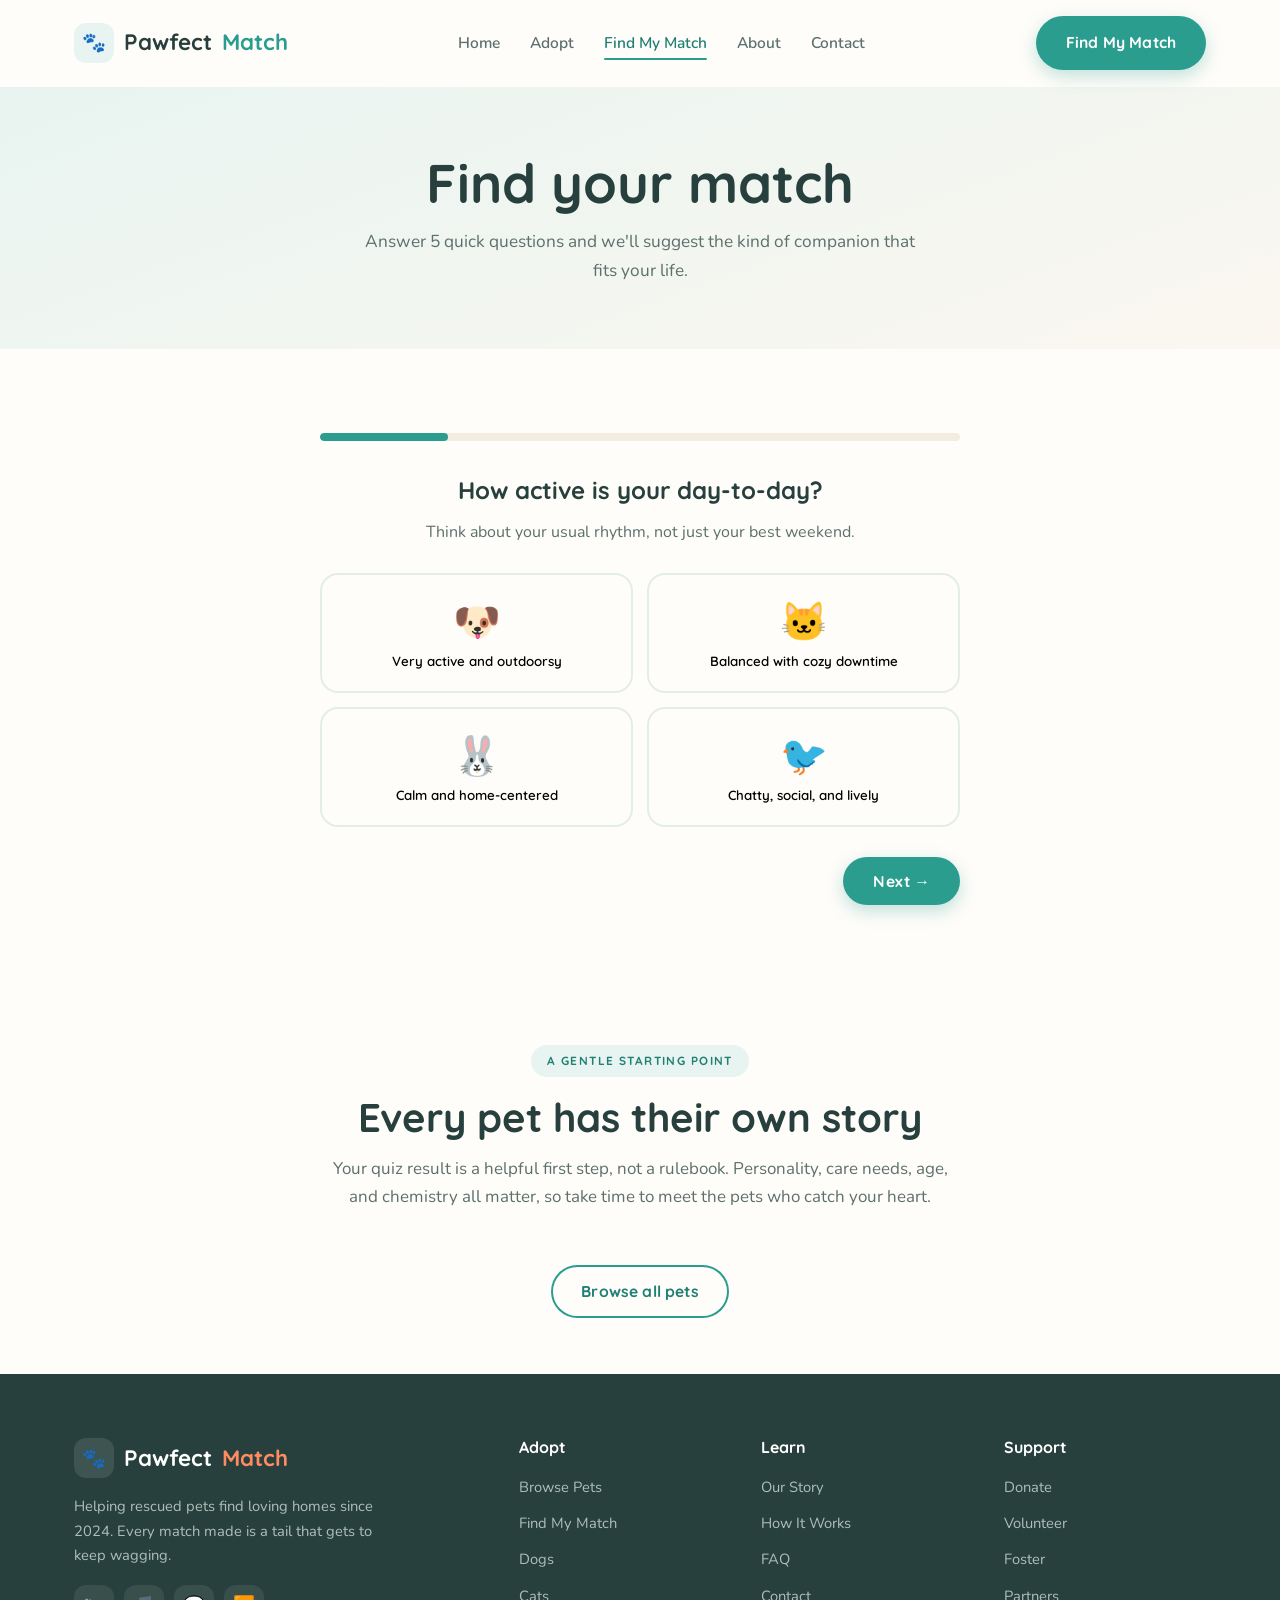
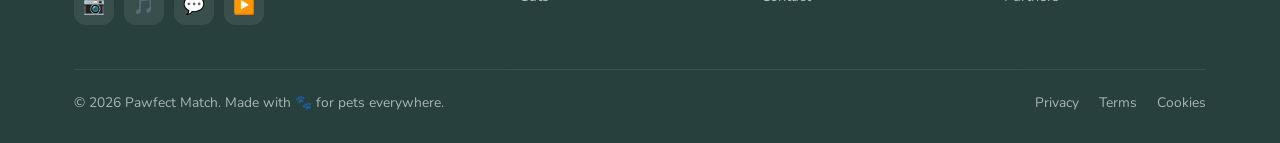
<file: match.html>
<!DOCTYPE html>
<html lang="en">
<head>
  <meta charset="UTF-8">
  <meta name="viewport" content="width=device-width, initial-scale=1.0">
  <title>Find Your Match — Pawfect Match</title>
  <meta name="description" content="Take a quick five-question quiz to discover which kind of adoptable companion may fit your home, schedule, and personality.">
  <link rel="preconnect" href="https://fonts.googleapis.com">
  <link rel="preconnect" href="https://fonts.gstatic.com" crossorigin>
  <link href="https://fonts.googleapis.com/css2?family=Quicksand:wght@500;600;700&family=Nunito:wght@400;600;700&display=swap" rel="stylesheet">
  <link rel="stylesheet" href="css/style.css">
</head>
<body>
<header class="header">
  <nav class="nav">
    <a href="index.html" class="logo"><span class="logo-icon">🐾</span>Pawfect<span> Match</span></a>
    <ul class="nav-links">
      <li><a href="index.html">Home</a></li>
      <li><a href="pets.html">Adopt</a></li>
      <li><a href="match.html" class="active">Find My Match</a></li>
      <li><a href="about.html">About</a></li>
      <li><a href="contact.html">Contact</a></li>
    </ul>
    <div class="nav-actions">
      <a href="match.html" class="btn btn-primary">Find My Match</a>
      <button class="hamburger" aria-label="Open menu"><span></span><span></span><span></span></button>
    </div>
  </nav>
</header>
<div class="mobile-nav">
  <a href="index.html">Home</a>
  <a href="pets.html">Adopt</a>
  <a href="match.html">Find My Match</a>
  <a href="about.html">About</a>
  <a href="contact.html">Contact</a>
</div>

<main>
  <section class="page-hero">
    <div class="container">
      <h1>Find your match</h1>
      <p>Answer 5 quick questions and we'll suggest the kind of companion that fits your life.</p>
    </div>
  </section>

  <section class="section">
    <div class="container">
      <div class="quiz" data-quiz>
        <div class="quiz-progress"><div class="quiz-progress-bar"></div></div>

        <div class="quiz-step active">
          <div class="quiz-question">How active is your day-to-day?</div>
          <p class="quiz-sub">Think about your usual rhythm, not just your best weekend.</p>
          <div class="quiz-options">
            <button class="quiz-option" data-value="dog"><span class="opt-emoji">🐶</span>Very active and outdoorsy</button>
            <button class="quiz-option" data-value="cat"><span class="opt-emoji">🐱</span>Balanced with cozy downtime</button>
            <button class="quiz-option" data-value="rabbit"><span class="opt-emoji">🐰</span>Calm and home-centered</button>
            <button class="quiz-option" data-value="bird"><span class="opt-emoji">🐦</span>Chatty, social, and lively</button>
          </div>
        </div>

        <div class="quiz-step">
          <div class="quiz-question">What's your living space like?</div>
          <p class="quiz-sub">A good match starts with a space where everyone can settle in.</p>
          <div class="quiz-options">
            <button class="quiz-option" data-value="dog"><span class="opt-emoji">🏡</span>A house with a yard</button>
            <button class="quiz-option" data-value="cat"><span class="opt-emoji">🪟</span>An apartment with sunny spots</button>
            <button class="quiz-option" data-value="rabbit"><span class="opt-emoji">🧺</span>Small but cozy and quiet</button>
            <button class="quiz-option" data-value="bird"><span class="opt-emoji">🌿</span>Room for a cage or aviary</button>
          </div>
        </div>

        <div class="quiz-step">
          <div class="quiz-question">How much time are you home?</div>
          <p class="quiz-sub">Some companions thrive with constant company, while others enjoy independence.</p>
          <div class="quiz-options">
            <button class="quiz-option" data-value="dog"><span class="opt-emoji">🤗</span>Lots, and I love company</button>
            <button class="quiz-option" data-value="cat"><span class="opt-emoji">🗝️</span>I'm in and out most days</button>
            <button class="quiz-option" data-value="rabbit"><span class="opt-emoji">🌙</span>Mostly evenings and weekends</button>
            <button class="quiz-option" data-value="bird"><span class="opt-emoji">🎧</span>Around often, but busy</button>
          </div>
        </div>

        <div class="quiz-step">
          <div class="quiz-question">Ideal weekend with a pet?</div>
          <p class="quiz-sub">Choose the scene that sounds most like your kind of joy.</p>
          <div class="quiz-options">
            <button class="quiz-option" data-value="dog"><span class="opt-emoji">🥾</span>Hikes, fetch, and fresh air</button>
            <button class="quiz-option" data-value="cat"><span class="opt-emoji">🛋️</span>Cuddles on the couch</button>
            <button class="quiz-option" data-value="rabbit"><span class="opt-emoji">🥬</span>Gentle floor time and snacks</button>
            <button class="quiz-option" data-value="bird"><span class="opt-emoji">🎵</span>Songs, tricks, and chatter</button>
          </div>
        </div>

        <div class="quiz-step">
          <div class="quiz-question">Your experience with pets?</div>
          <p class="quiz-sub">There are wonderful companions for first-timers and seasoned adopters.</p>
          <div class="quiz-options">
            <button class="quiz-option" data-value="dog"><span class="opt-emoji">💪</span>Confident with training and routines</button>
            <button class="quiz-option" data-value="cat"><span class="opt-emoji">😌</span>Easygoing and flexible</button>
            <button class="quiz-option" data-value="rabbit"><span class="opt-emoji">🤲</span>Gentle, patient, and observant</button>
            <button class="quiz-option" data-value="bird"><span class="opt-emoji">🧠</span>Curious and ready to learn</button>
          </div>
        </div>

        <div class="quiz-nav">
          <button class="btn btn-outline quiz-prev">← Back</button>
          <button class="btn btn-primary quiz-next">Next →</button>
        </div>

        <div class="quiz-result">
          <div class="result-emoji"></div>
          <h3 class="result-title"></h3>
          <p class="result-text"></p>
          <a href="pets.html" class="btn btn-accent btn-lg">Meet your matches →</a>
        </div>
      </div>
    </div>
  </section>

  <section class="section-sm">
    <div class="container text-center">
      <span class="tag teal">A gentle starting point</span>
      <h2 class="section-title">Every pet has their own story</h2>
      <p class="section-subtitle">Your quiz result is a helpful first step, not a rulebook. Personality, care needs, age, and chemistry all matter, so take time to meet the pets who catch your heart.</p>
      <a href="pets.html" class="btn btn-outline">Browse all pets</a>
    </div>
  </section>
</main>

<footer class="footer">
  <div class="container">
    <div class="footer-grid">
      <div class="footer-brand">
        <a href="index.html" class="logo"><span class="logo-icon">🐾</span>Pawfect<span> Match</span></a>
        <p>Helping rescued pets find loving homes since 2024. Every match made is a tail that gets to keep wagging.</p>
        <div class="footer-social">
          <a class="social-btn" href="#" aria-label="Instagram">📷</a>
          <a class="social-btn" href="#" aria-label="TikTok">🎵</a>
          <a class="social-btn" href="#" aria-label="Facebook">💬</a>
          <a class="social-btn" href="#" aria-label="YouTube">▶️</a>
        </div>
      </div>
      <div class="footer-col">
        <h4>Adopt</h4>
        <ul>
          <li><a href="pets.html">Browse Pets</a></li>
          <li><a href="match.html">Find My Match</a></li>
          <li><a href="pets.html">Dogs</a></li>
          <li><a href="pets.html">Cats</a></li>
        </ul>
      </div>
      <div class="footer-col">
        <h4>Learn</h4>
        <ul>
          <li><a href="about.html">Our Story</a></li>
          <li><a href="about.html">How It Works</a></li>
          <li><a href="contact.html">FAQ</a></li>
          <li><a href="contact.html">Contact</a></li>
        </ul>
      </div>
      <div class="footer-col">
        <h4>Support</h4>
        <ul>
          <li><a href="#">Donate</a></li>
          <li><a href="#">Volunteer</a></li>
          <li><a href="#">Foster</a></li>
          <li><a href="#">Partners</a></li>
        </ul>
      </div>
    </div>
    <div class="footer-bottom">
      <p>© <span data-year>2025</span> Pawfect Match. Made with 🐾 for pets everywhere.</p>
      <div class="footer-bottom-links">
        <a href="#">Privacy</a><a href="#">Terms</a><a href="#">Cookies</a>
      </div>
    </div>
  </div>
</footer>
<script src="js/main.js"></script>
</body>
</html>
</file>
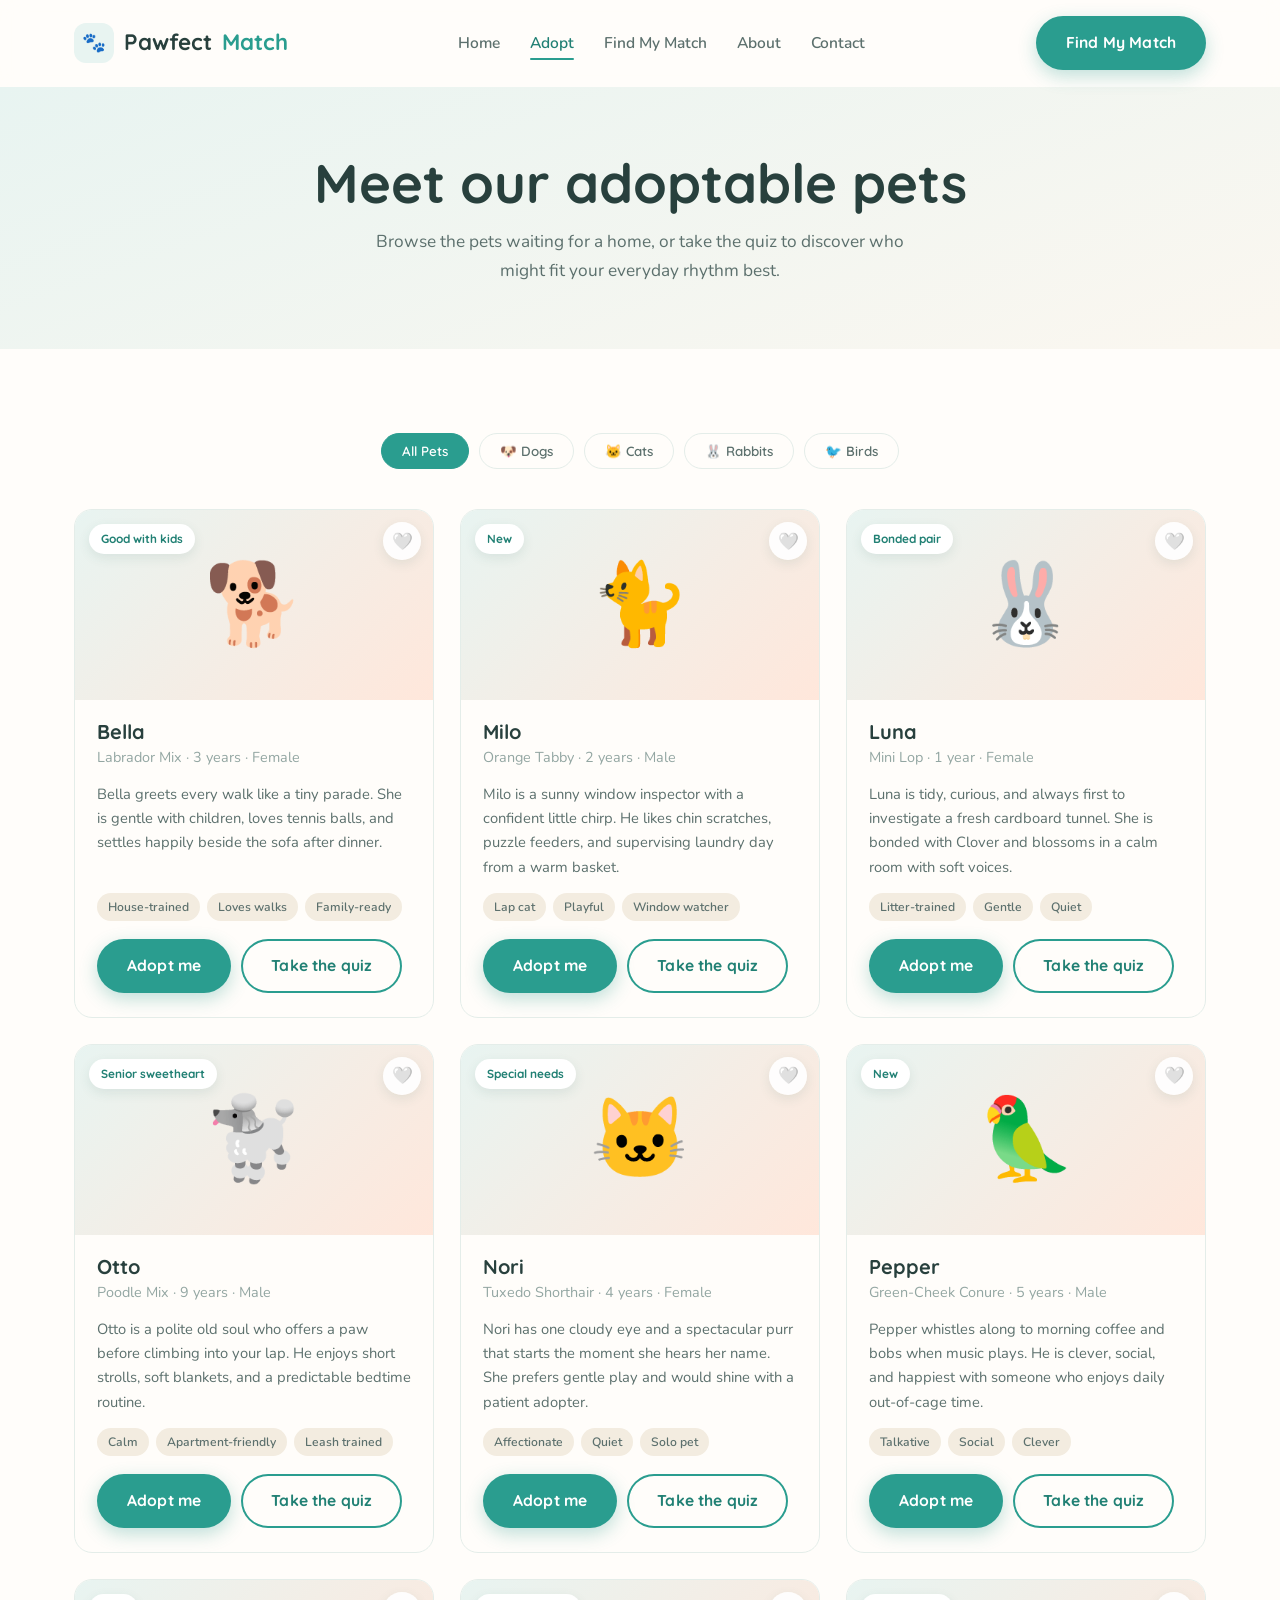
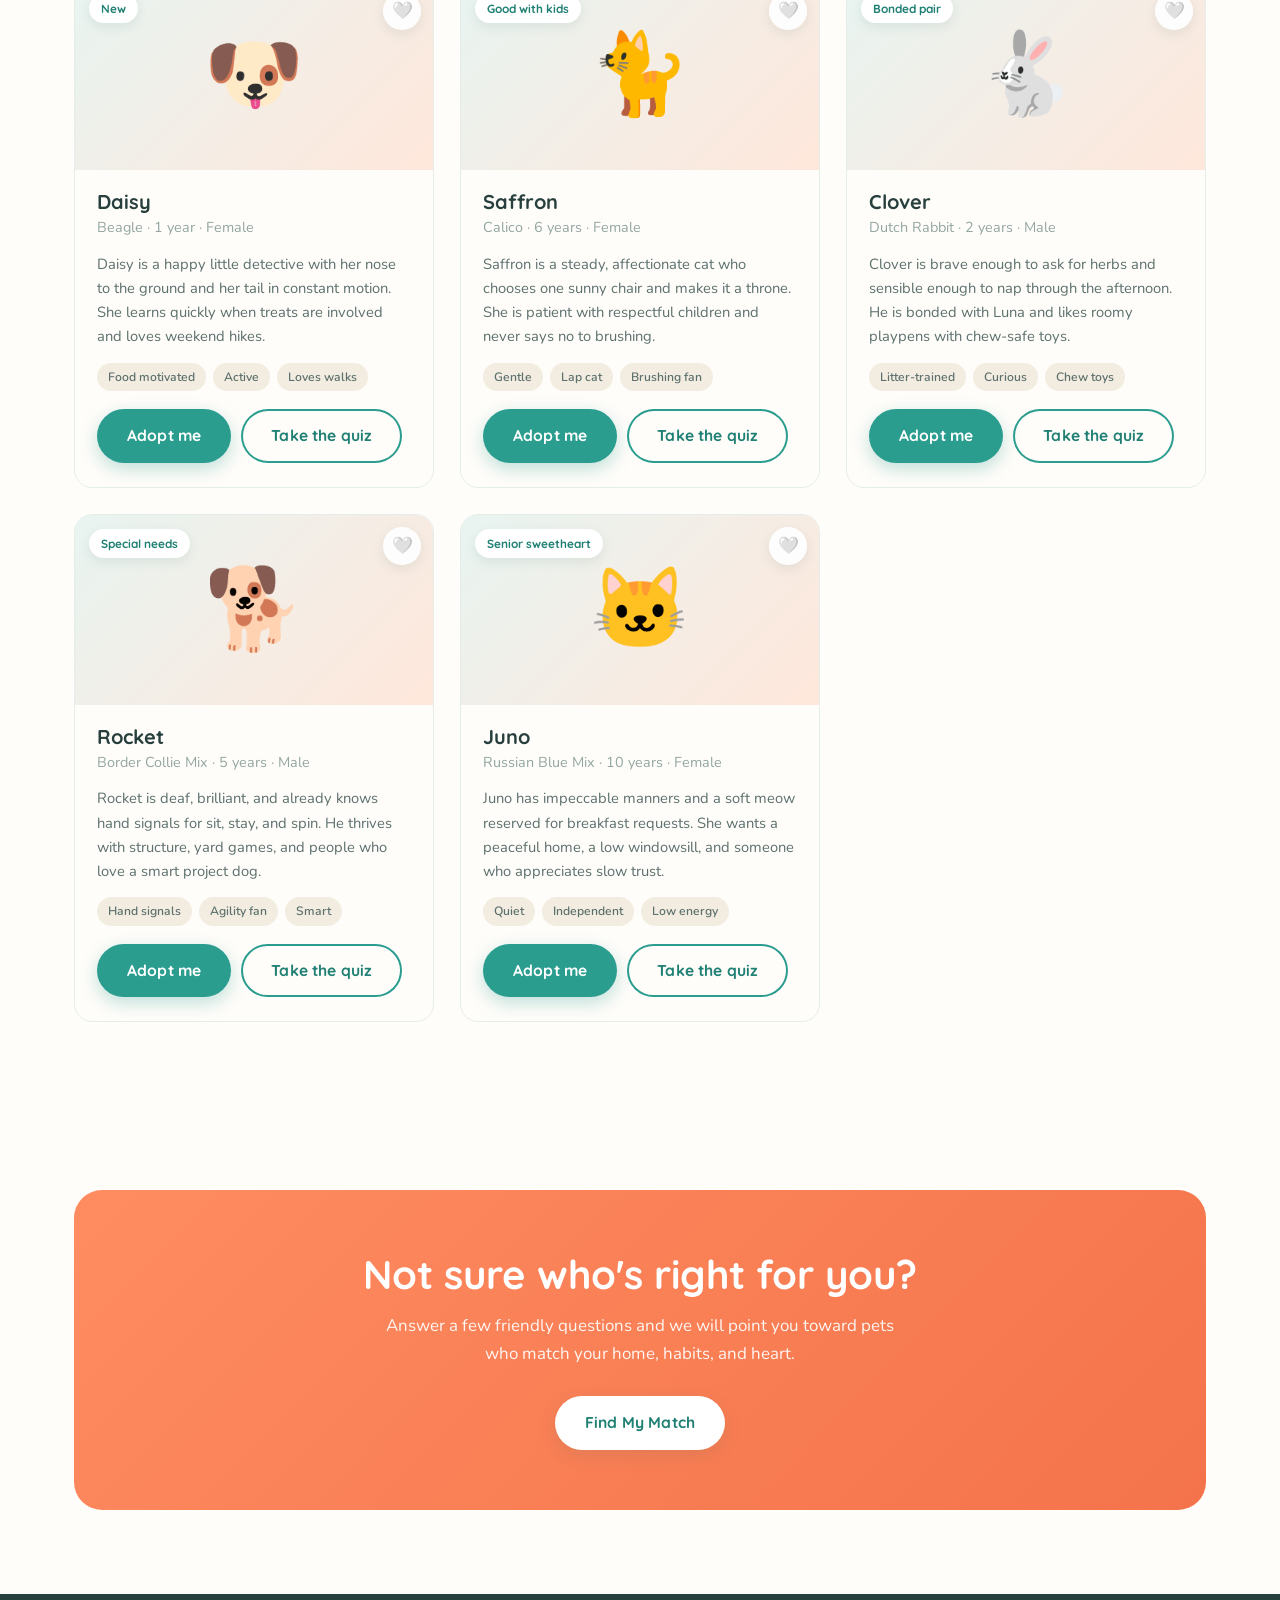
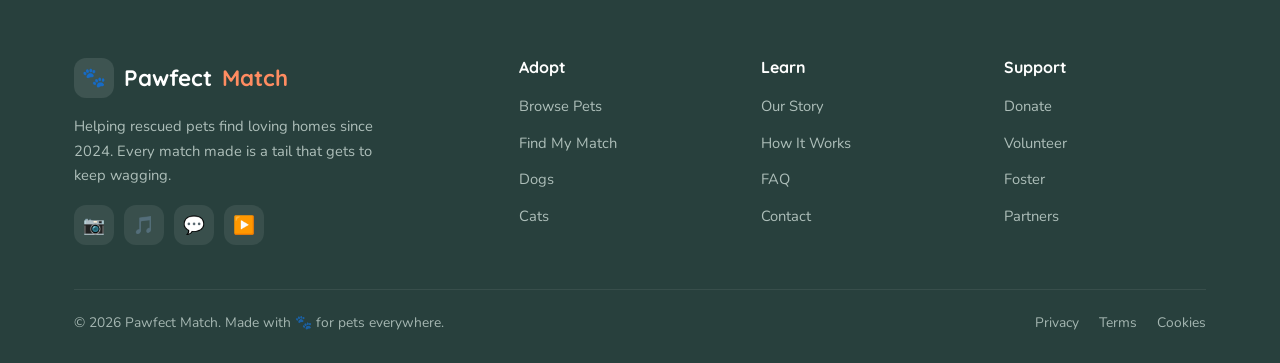
<file: pets.html>
<!DOCTYPE html>
<html lang="en">
<head>
  <meta charset="UTF-8">
  <meta name="viewport" content="width=device-width, initial-scale=1.0">
  <title>Adoptable Pets — Pawfect Match</title>
  <meta name="description" content="Browse adoptable dogs, cats, rabbits, and birds waiting for loving homes through Pawfect Match.">
  <link rel="preconnect" href="https://fonts.googleapis.com">
  <link rel="preconnect" href="https://fonts.gstatic.com" crossorigin>
  <link href="https://fonts.googleapis.com/css2?family=Quicksand:wght@500;600;700&family=Nunito:wght@400;600;700&display=swap" rel="stylesheet">
  <link rel="stylesheet" href="css/style.css">
</head>
<body>
<header class="header">
  <nav class="nav">
    <a href="index.html" class="logo"><span class="logo-icon">🐾</span>Pawfect<span> Match</span></a>
    <ul class="nav-links">
      <li><a href="index.html">Home</a></li>
      <li><a href="pets.html" class="active">Adopt</a></li>
      <li><a href="match.html">Find My Match</a></li>
      <li><a href="about.html">About</a></li>
      <li><a href="contact.html">Contact</a></li>
    </ul>
    <div class="nav-actions">
      <a href="match.html" class="btn btn-primary">Find My Match</a>
      <button class="hamburger" aria-label="Open menu"><span></span><span></span><span></span></button>
    </div>
  </nav>
</header>
<div class="mobile-nav">
  <a href="index.html">Home</a>
  <a href="pets.html" class="active">Adopt</a>
  <a href="match.html">Find My Match</a>
  <a href="about.html">About</a>
  <a href="contact.html">Contact</a>
</div>

<main>
  <section class="page-hero">
    <div class="container">
      <h1>Meet our adoptable pets</h1>
      <p>Browse the pets waiting for a home, or take the quiz to discover who might fit your everyday rhythm best.</p>
    </div>
  </section>

  <section class="section">
    <div class="container">
      <div class="filter-bar">
        <button class="filter-btn active" data-filter="all">All Pets</button>
        <button class="filter-btn" data-filter="dog">🐶 Dogs</button>
        <button class="filter-btn" data-filter="cat">🐱 Cats</button>
        <button class="filter-btn" data-filter="rabbit">🐰 Rabbits</button>
        <button class="filter-btn" data-filter="bird">🐦 Birds</button>
      </div>

      <div class="pets-grid">
        <article class="pet-card" data-id="bella" data-species="dog">
          <div class="pet-photo">
            🐕
            <span class="pet-badge">Good with kids</span>
            <button class="pet-fav" aria-label="Save Bella">🤍</button>
          </div>
          <div class="pet-body">
            <h2 class="pet-name">Bella</h2>
            <p class="pet-meta">Labrador Mix · 3 years · Female</p>
            <p class="pet-desc">Bella greets every walk like a tiny parade. She is gentle with children, loves tennis balls, and settles happily beside the sofa after dinner.</p>
            <div class="pet-tags">
              <span class="pet-tag">House-trained</span>
              <span class="pet-tag">Loves walks</span>
              <span class="pet-tag">Family-ready</span>
            </div>
            <div class="pet-actions">
              <a href="contact.html" class="btn btn-primary">Adopt me</a>
              <a href="match.html" class="btn btn-outline">Take the quiz</a>
            </div>
          </div>
        </article>

        <article class="pet-card" data-id="milo" data-species="cat">
          <div class="pet-photo">
            🐈
            <span class="pet-badge">New</span>
            <button class="pet-fav" aria-label="Save Milo">🤍</button>
          </div>
          <div class="pet-body">
            <h2 class="pet-name">Milo</h2>
            <p class="pet-meta">Orange Tabby · 2 years · Male</p>
            <p class="pet-desc">Milo is a sunny window inspector with a confident little chirp. He likes chin scratches, puzzle feeders, and supervising laundry day from a warm basket.</p>
            <div class="pet-tags">
              <span class="pet-tag">Lap cat</span>
              <span class="pet-tag">Playful</span>
              <span class="pet-tag">Window watcher</span>
            </div>
            <div class="pet-actions">
              <a href="contact.html" class="btn btn-primary">Adopt me</a>
              <a href="match.html" class="btn btn-outline">Take the quiz</a>
            </div>
          </div>
        </article>

        <article class="pet-card" data-id="luna" data-species="rabbit">
          <div class="pet-photo">
            🐰
            <span class="pet-badge">Bonded pair</span>
            <button class="pet-fav" aria-label="Save Luna">🤍</button>
          </div>
          <div class="pet-body">
            <h2 class="pet-name">Luna</h2>
            <p class="pet-meta">Mini Lop · 1 year · Female</p>
            <p class="pet-desc">Luna is tidy, curious, and always first to investigate a fresh cardboard tunnel. She is bonded with Clover and blossoms in a calm room with soft voices.</p>
            <div class="pet-tags">
              <span class="pet-tag">Litter-trained</span>
              <span class="pet-tag">Gentle</span>
              <span class="pet-tag">Quiet</span>
            </div>
            <div class="pet-actions">
              <a href="contact.html" class="btn btn-primary">Adopt me</a>
              <a href="match.html" class="btn btn-outline">Take the quiz</a>
            </div>
          </div>
        </article>

        <article class="pet-card" data-id="otto" data-species="dog">
          <div class="pet-photo">
            🐩
            <span class="pet-badge">Senior sweetheart</span>
            <button class="pet-fav" aria-label="Save Otto">🤍</button>
          </div>
          <div class="pet-body">
            <h2 class="pet-name">Otto</h2>
            <p class="pet-meta">Poodle Mix · 9 years · Male</p>
            <p class="pet-desc">Otto is a polite old soul who offers a paw before climbing into your lap. He enjoys short strolls, soft blankets, and a predictable bedtime routine.</p>
            <div class="pet-tags">
              <span class="pet-tag">Calm</span>
              <span class="pet-tag">Apartment-friendly</span>
              <span class="pet-tag">Leash trained</span>
            </div>
            <div class="pet-actions">
              <a href="contact.html" class="btn btn-primary">Adopt me</a>
              <a href="match.html" class="btn btn-outline">Take the quiz</a>
            </div>
          </div>
        </article>

        <article class="pet-card" data-id="nori" data-species="cat">
          <div class="pet-photo">
            🐱
            <span class="pet-badge">Special needs</span>
            <button class="pet-fav" aria-label="Save Nori">🤍</button>
          </div>
          <div class="pet-body">
            <h2 class="pet-name">Nori</h2>
            <p class="pet-meta">Tuxedo Shorthair · 4 years · Female</p>
            <p class="pet-desc">Nori has one cloudy eye and a spectacular purr that starts the moment she hears her name. She prefers gentle play and would shine with a patient adopter.</p>
            <div class="pet-tags">
              <span class="pet-tag">Affectionate</span>
              <span class="pet-tag">Quiet</span>
              <span class="pet-tag">Solo pet</span>
            </div>
            <div class="pet-actions">
              <a href="contact.html" class="btn btn-primary">Adopt me</a>
              <a href="match.html" class="btn btn-outline">Take the quiz</a>
            </div>
          </div>
        </article>

        <article class="pet-card" data-id="pepper" data-species="bird">
          <div class="pet-photo">
            🦜
            <span class="pet-badge">New</span>
            <button class="pet-fav" aria-label="Save Pepper">🤍</button>
          </div>
          <div class="pet-body">
            <h2 class="pet-name">Pepper</h2>
            <p class="pet-meta">Green-Cheek Conure · 5 years · Male</p>
            <p class="pet-desc">Pepper whistles along to morning coffee and bobs when music plays. He is clever, social, and happiest with someone who enjoys daily out-of-cage time.</p>
            <div class="pet-tags">
              <span class="pet-tag">Talkative</span>
              <span class="pet-tag">Social</span>
              <span class="pet-tag">Clever</span>
            </div>
            <div class="pet-actions">
              <a href="contact.html" class="btn btn-primary">Adopt me</a>
              <a href="match.html" class="btn btn-outline">Take the quiz</a>
            </div>
          </div>
        </article>

        <article class="pet-card" data-id="daisy" data-species="dog">
          <div class="pet-photo">
            🐶
            <span class="pet-badge">New</span>
            <button class="pet-fav" aria-label="Save Daisy">🤍</button>
          </div>
          <div class="pet-body">
            <h2 class="pet-name">Daisy</h2>
            <p class="pet-meta">Beagle · 1 year · Female</p>
            <p class="pet-desc">Daisy is a happy little detective with her nose to the ground and her tail in constant motion. She learns quickly when treats are involved and loves weekend hikes.</p>
            <div class="pet-tags">
              <span class="pet-tag">Food motivated</span>
              <span class="pet-tag">Active</span>
              <span class="pet-tag">Loves walks</span>
            </div>
            <div class="pet-actions">
              <a href="contact.html" class="btn btn-primary">Adopt me</a>
              <a href="match.html" class="btn btn-outline">Take the quiz</a>
            </div>
          </div>
        </article>

        <article class="pet-card" data-id="saffron" data-species="cat">
          <div class="pet-photo">
            🐈
            <span class="pet-badge">Good with kids</span>
            <button class="pet-fav" aria-label="Save Saffron">🤍</button>
          </div>
          <div class="pet-body">
            <h2 class="pet-name">Saffron</h2>
            <p class="pet-meta">Calico · 6 years · Female</p>
            <p class="pet-desc">Saffron is a steady, affectionate cat who chooses one sunny chair and makes it a throne. She is patient with respectful children and never says no to brushing.</p>
            <div class="pet-tags">
              <span class="pet-tag">Gentle</span>
              <span class="pet-tag">Lap cat</span>
              <span class="pet-tag">Brushing fan</span>
            </div>
            <div class="pet-actions">
              <a href="contact.html" class="btn btn-primary">Adopt me</a>
              <a href="match.html" class="btn btn-outline">Take the quiz</a>
            </div>
          </div>
        </article>

        <article class="pet-card" data-id="clover" data-species="rabbit">
          <div class="pet-photo">
            🐇
            <span class="pet-badge">Bonded pair</span>
            <button class="pet-fav" aria-label="Save Clover">🤍</button>
          </div>
          <div class="pet-body">
            <h2 class="pet-name">Clover</h2>
            <p class="pet-meta">Dutch Rabbit · 2 years · Male</p>
            <p class="pet-desc">Clover is brave enough to ask for herbs and sensible enough to nap through the afternoon. He is bonded with Luna and likes roomy playpens with chew-safe toys.</p>
            <div class="pet-tags">
              <span class="pet-tag">Litter-trained</span>
              <span class="pet-tag">Curious</span>
              <span class="pet-tag">Chew toys</span>
            </div>
            <div class="pet-actions">
              <a href="contact.html" class="btn btn-primary">Adopt me</a>
              <a href="match.html" class="btn btn-outline">Take the quiz</a>
            </div>
          </div>
        </article>

        <article class="pet-card" data-id="rocket" data-species="dog">
          <div class="pet-photo">
            🐕
            <span class="pet-badge">Special needs</span>
            <button class="pet-fav" aria-label="Save Rocket">🤍</button>
          </div>
          <div class="pet-body">
            <h2 class="pet-name">Rocket</h2>
            <p class="pet-meta">Border Collie Mix · 5 years · Male</p>
            <p class="pet-desc">Rocket is deaf, brilliant, and already knows hand signals for sit, stay, and spin. He thrives with structure, yard games, and people who love a smart project dog.</p>
            <div class="pet-tags">
              <span class="pet-tag">Hand signals</span>
              <span class="pet-tag">Agility fan</span>
              <span class="pet-tag">Smart</span>
            </div>
            <div class="pet-actions">
              <a href="contact.html" class="btn btn-primary">Adopt me</a>
              <a href="match.html" class="btn btn-outline">Take the quiz</a>
            </div>
          </div>
        </article>

        <article class="pet-card" data-id="juno" data-species="cat">
          <div class="pet-photo">
            🐱
            <span class="pet-badge">Senior sweetheart</span>
            <button class="pet-fav" aria-label="Save Juno">🤍</button>
          </div>
          <div class="pet-body">
            <h2 class="pet-name">Juno</h2>
            <p class="pet-meta">Russian Blue Mix · 10 years · Female</p>
            <p class="pet-desc">Juno has impeccable manners and a soft meow reserved for breakfast requests. She wants a peaceful home, a low windowsill, and someone who appreciates slow trust.</p>
            <div class="pet-tags">
              <span class="pet-tag">Quiet</span>
              <span class="pet-tag">Independent</span>
              <span class="pet-tag">Low energy</span>
            </div>
            <div class="pet-actions">
              <a href="contact.html" class="btn btn-primary">Adopt me</a>
              <a href="match.html" class="btn btn-outline">Take the quiz</a>
            </div>
          </div>
        </article>
      </div>

      <div class="pets-empty" style="display:none; text-align:center; color:var(--text-mid); padding:40px 0;">No pets match that filter yet — try another! 🐾</div>
    </div>
  </section>

  <section class="section">
    <div class="container">
      <div class="cta">
        <h2>Not sure who's right for you?</h2>
        <p>Answer a few friendly questions and we will point you toward pets who match your home, habits, and heart.</p>
        <a href="match.html" class="btn btn-light">Find My Match</a>
      </div>
    </div>
  </section>
</main>

<footer class="footer">
  <div class="container">
    <div class="footer-grid">
      <div class="footer-brand">
        <a href="index.html" class="logo"><span class="logo-icon">🐾</span>Pawfect<span> Match</span></a>
        <p>Helping rescued pets find loving homes since 2024. Every match made is a tail that gets to keep wagging.</p>
        <div class="footer-social">
          <a class="social-btn" href="#" aria-label="Instagram">📷</a>
          <a class="social-btn" href="#" aria-label="TikTok">🎵</a>
          <a class="social-btn" href="#" aria-label="Facebook">💬</a>
          <a class="social-btn" href="#" aria-label="YouTube">▶️</a>
        </div>
      </div>
      <div class="footer-col">
        <h4>Adopt</h4>
        <ul>
          <li><a href="pets.html">Browse Pets</a></li>
          <li><a href="match.html">Find My Match</a></li>
          <li><a href="pets.html">Dogs</a></li>
          <li><a href="pets.html">Cats</a></li>
        </ul>
      </div>
      <div class="footer-col">
        <h4>Learn</h4>
        <ul>
          <li><a href="about.html">Our Story</a></li>
          <li><a href="about.html">How It Works</a></li>
          <li><a href="contact.html">FAQ</a></li>
          <li><a href="contact.html">Contact</a></li>
        </ul>
      </div>
      <div class="footer-col">
        <h4>Support</h4>
        <ul>
          <li><a href="#">Donate</a></li>
          <li><a href="#">Volunteer</a></li>
          <li><a href="#">Foster</a></li>
          <li><a href="#">Partners</a></li>
        </ul>
      </div>
    </div>
    <div class="footer-bottom">
      <p>© <span data-year>2025</span> Pawfect Match. Made with 🐾 for pets everywhere.</p>
      <div class="footer-bottom-links">
        <a href="#">Privacy</a><a href="#">Terms</a><a href="#">Cookies</a>
      </div>
    </div>
  </div>
</footer>
<script src="js/main.js"></script>
</body>
</html>
</file>
<file: css/style.css>
/* =====================================================================
   Pawfect Match — shared design system
   A pet adoption / matching website. Emoji-based visuals (no image files).
   Palette: warm cream + calm teal + friendly coral.
   Fonts: Quicksand (headings) + Nunito (body).
   ===================================================================== */

/* ===== ROOT TOKENS ===== */
:root {
  --cream: #FBF7F0;
  --warm-white: #FFFDFA;
  --sand: #F3ECE0;
  --teal: #2A9D8F;
  --teal-dark: #218074;
  --teal-soft: #E8F4F1;
  --coral: #FF8C61;
  --coral-dark: #F4734A;
  --coral-soft: #FFE7DB;
  --sun: #F2C14E;
  --text-dark: #28403D;
  --text-mid: #5C706D;
  --text-light: #93A6A2;
  --border: #E4EDE9;
  --shadow: rgba(42, 95, 88, 0.10);
  --shadow-lg: rgba(42, 95, 88, 0.16);
  --font-head: 'Quicksand', 'Trebuchet MS', sans-serif;
  --font-body: 'Nunito', 'Helvetica Neue', Arial, sans-serif;
  --radius: 18px;
  --radius-sm: 10px;
  --radius-lg: 28px;
  --maxw: 1180px;
  --transition: all 0.28s cubic-bezier(0.4, 0, 0.2, 1);
}

/* ===== RESET & BASE ===== */
*, *::before, *::after { box-sizing: border-box; margin: 0; padding: 0; }
html { scroll-behavior: smooth; font-size: 16px; }
body {
  font-family: var(--font-body);
  background: var(--warm-white);
  color: var(--text-dark);
  line-height: 1.65;
  overflow-x: hidden;
}
a { color: inherit; text-decoration: none; }
img { max-width: 100%; display: block; }
button { cursor: pointer; border: none; outline: none; font-family: inherit; }
ul { list-style: none; }
input, textarea, select { font-family: inherit; font-size: 1rem; }

/* ===== TYPOGRAPHY ===== */
h1, h2, h3, h4 { font-family: var(--font-head); line-height: 1.2; font-weight: 700; color: var(--text-dark); }
h1 { font-size: clamp(2.1rem, 5vw, 3.4rem); }
h2 { font-size: clamp(1.7rem, 3.6vw, 2.5rem); }
h3 { font-size: clamp(1.15rem, 2.4vw, 1.5rem); }
em { font-style: italic; color: var(--teal); }

/* ===== LAYOUT UTILITIES ===== */
.container { max-width: var(--maxw); margin: 0 auto; padding: 0 24px; }
.section { padding: 84px 0; }
.section-sm { padding: 56px 0; }
.text-center { text-align: center; }
.section-title { text-align: center; margin-bottom: 14px; }
.section-subtitle {
  text-align: center;
  color: var(--text-mid);
  font-size: 1.06rem;
  max-width: 620px;
  margin: 0 auto 54px;
}
.tag {
  display: inline-block;
  background: var(--coral-soft);
  color: var(--coral-dark);
  font-family: var(--font-head);
  font-size: 0.74rem;
  font-weight: 700;
  letter-spacing: 0.12em;
  text-transform: uppercase;
  padding: 6px 16px;
  border-radius: 99px;
  margin-bottom: 16px;
}
.tag.teal { background: var(--teal-soft); color: var(--teal-dark); }

/* ===== BUTTONS ===== */
.btn {
  display: inline-flex;
  align-items: center;
  justify-content: center;
  gap: 8px;
  padding: 14px 30px;
  border-radius: 99px;
  font-family: var(--font-head);
  font-size: 0.98rem;
  font-weight: 700;
  letter-spacing: 0.01em;
  transition: var(--transition);
  white-space: nowrap;
}
.btn-primary { background: var(--teal); color: #fff; box-shadow: 0 6px 18px rgba(42, 157, 143, 0.30); }
.btn-primary:hover { background: var(--teal-dark); transform: translateY(-2px); box-shadow: 0 10px 24px rgba(42, 157, 143, 0.38); }
.btn-accent { background: var(--coral); color: #fff; box-shadow: 0 6px 18px rgba(255, 140, 97, 0.32); }
.btn-accent:hover { background: var(--coral-dark); transform: translateY(-2px); }
.btn-outline { background: transparent; color: var(--teal-dark); box-shadow: inset 0 0 0 2px var(--teal); }
.btn-outline:hover { background: var(--teal); color: #fff; }
.btn-light { background: #fff; color: var(--teal-dark); box-shadow: 0 6px 18px var(--shadow); }
.btn-light:hover { transform: translateY(-2px); box-shadow: 0 10px 24px var(--shadow-lg); }
.btn-lg { padding: 17px 38px; font-size: 1.05rem; }
.btn-block { width: 100%; }
.btn[disabled] { opacity: 0.5; cursor: not-allowed; transform: none; }

/* ===== HEADER / NAV ===== */
.header {
  position: sticky;
  top: 0;
  z-index: 100;
  background: rgba(255, 253, 250, 0.85);
  backdrop-filter: blur(12px);
  border-bottom: 1px solid transparent;
  transition: var(--transition);
}
.header.scrolled { border-bottom-color: var(--border); box-shadow: 0 4px 20px var(--shadow); }
.nav {
  max-width: var(--maxw);
  margin: 0 auto;
  padding: 16px 24px;
  display: flex;
  align-items: center;
  justify-content: space-between;
}
.logo {
  display: flex;
  align-items: center;
  gap: 10px;
  font-family: var(--font-head);
  font-size: 1.4rem;
  font-weight: 700;
  color: var(--text-dark);
}
.logo span { color: var(--teal); }
.logo-icon {
  width: 40px; height: 40px;
  display: grid; place-items: center;
  background: var(--teal-soft);
  border-radius: 12px;
  font-size: 1.2rem;
}
.nav-links { display: flex; gap: 30px; align-items: center; }
.nav-links a {
  font-weight: 600;
  font-size: 0.97rem;
  color: var(--text-mid);
  position: relative;
  padding: 4px 0;
  transition: var(--transition);
}
.nav-links a::after {
  content: '';
  position: absolute; left: 0; bottom: -3px;
  width: 0; height: 2px; background: var(--teal);
  border-radius: 2px; transition: var(--transition);
}
.nav-links a:hover, .nav-links a.active { color: var(--teal-dark); }
.nav-links a:hover::after, .nav-links a.active::after { width: 100%; }
.nav-actions { display: flex; align-items: center; gap: 14px; }
.hamburger { display: none; flex-direction: column; gap: 5px; background: none; padding: 6px; }
.hamburger span { width: 24px; height: 2px; background: var(--text-dark); border-radius: 2px; transition: var(--transition); }

/* Mobile nav drawer */
.mobile-nav {
  display: none;
  flex-direction: column;
  background: var(--warm-white);
  border-bottom: 1px solid var(--border);
  padding: 8px 24px 18px;
}
.mobile-nav.open { display: flex; }
.mobile-nav a { padding: 12px 0; font-weight: 600; color: var(--text-mid); border-bottom: 1px solid var(--border); }
.mobile-nav a:last-child { border-bottom: none; }

/* ===== HERO ===== */
.hero { background: linear-gradient(160deg, var(--teal-soft) 0%, var(--cream) 60%); padding: 72px 0 90px; }
.hero .container { display: grid; grid-template-columns: 1.05fr 0.95fr; gap: 48px; align-items: center; }
.hero-eyebrow {
  display: inline-block;
  font-family: var(--font-head);
  font-weight: 700;
  color: var(--coral-dark);
  background: var(--coral-soft);
  padding: 6px 16px; border-radius: 99px;
  font-size: 0.82rem; margin-bottom: 20px;
}
.hero-content h1 { margin-bottom: 18px; }
.hero-content p { color: var(--text-mid); font-size: 1.12rem; max-width: 480px; margin-bottom: 30px; }
.hero-btns { display: flex; gap: 14px; flex-wrap: wrap; }
.hero-visual { position: relative; display: grid; place-items: center; min-height: 360px; }
.hero-card {
  background: #fff;
  border-radius: var(--radius-lg);
  box-shadow: 0 24px 60px var(--shadow-lg);
  padding: 44px;
  text-align: center;
  width: 300px;
}
.hero-emoji { font-size: 5.5rem; line-height: 1.1; }
.hero-card-label { font-family: var(--font-head); font-weight: 700; margin-top: 14px; color: var(--text-dark); }
.float-card {
  position: absolute;
  background: #fff;
  border-radius: var(--radius);
  box-shadow: 0 12px 30px var(--shadow);
  padding: 14px 18px;
  display: flex; align-items: center; gap: 12px;
}
.float-card .float-icon { font-size: 1.6rem; }
.float-card strong { display: block; font-family: var(--font-head); font-size: 0.95rem; }
.float-card span { font-size: 0.8rem; color: var(--text-light); }
.float-card.tl { top: 12px; left: -8px; }
.float-card.br { bottom: 18px; right: -8px; }

/* ===== MARQUEE STRIP ===== */
.marquee { background: var(--teal); color: #fff; overflow: hidden; padding: 13px 0; }
.marquee-inner { display: flex; gap: 0; white-space: nowrap; animation: marquee 26s linear infinite; }
.marquee-item { font-family: var(--font-head); font-weight: 600; font-size: 0.92rem; padding: 0 26px; display: inline-flex; align-items: center; gap: 8px; }
@keyframes marquee { from { transform: translateX(0); } to { transform: translateX(-50%); } }

/* ===== FEATURE / STEP / VALUE CARDS ===== */
.features-grid { display: grid; grid-template-columns: repeat(4, 1fr); gap: 24px; }
.feature-card, .value-card {
  background: var(--warm-white);
  border: 1px solid var(--border);
  border-radius: var(--radius);
  padding: 32px 26px;
  text-align: center;
  transition: var(--transition);
}
.feature-card:hover, .value-card:hover { transform: translateY(-6px); box-shadow: 0 16px 36px var(--shadow); border-color: transparent; }
.feature-icon {
  width: 64px; height: 64px;
  display: grid; place-items: center;
  background: var(--teal-soft);
  border-radius: 16px;
  font-size: 1.9rem;
  margin: 0 auto 18px;
}
.feature-card h3, .value-card h3 { margin-bottom: 10px; }
.feature-card p, .value-card p { color: var(--text-mid); font-size: 0.95rem; }

/* Steps (How it works) */
.steps-grid { display: grid; grid-template-columns: repeat(3, 1fr); gap: 28px; }
.step-card { position: relative; background: var(--warm-white); border: 1px solid var(--border); border-radius: var(--radius); padding: 38px 28px 30px; text-align: center; }
.step-num {
  position: absolute; top: -18px; left: 50%; transform: translateX(-50%);
  width: 40px; height: 40px; display: grid; place-items: center;
  background: var(--coral); color: #fff; border-radius: 50%;
  font-family: var(--font-head); font-weight: 700;
}
.step-icon { font-size: 2.6rem; margin: 10px 0 14px; }
.step-card h3 { margin-bottom: 8px; }
.step-card p { color: var(--text-mid); font-size: 0.95rem; }

/* ===== PETS GRID ===== */
.filter-bar { display: flex; flex-wrap: wrap; justify-content: center; gap: 10px; margin-bottom: 40px; }
.filter-btn {
  background: var(--warm-white);
  border: 1.5px solid var(--border);
  color: var(--text-mid);
  font-family: var(--font-head);
  font-weight: 600;
  padding: 9px 20px;
  border-radius: 99px;
  transition: var(--transition);
}
.filter-btn:hover { border-color: var(--teal); color: var(--teal-dark); }
.filter-btn.active { background: var(--teal); border-color: var(--teal); color: #fff; }
.pets-grid { display: grid; grid-template-columns: repeat(3, 1fr); gap: 26px; }
.pet-card {
  background: var(--warm-white);
  border: 1px solid var(--border);
  border-radius: var(--radius);
  overflow: hidden;
  transition: var(--transition);
  display: flex; flex-direction: column;
}
.pet-card:hover { transform: translateY(-6px); box-shadow: 0 18px 40px var(--shadow); border-color: transparent; }
.pet-photo {
  position: relative;
  height: 190px;
  display: grid; place-items: center;
  font-size: 5rem;
  background: linear-gradient(135deg, var(--teal-soft), var(--coral-soft));
}
.pet-badge {
  position: absolute; top: 14px; left: 14px;
  background: #fff; color: var(--teal-dark);
  font-family: var(--font-head); font-weight: 700;
  font-size: 0.74rem; padding: 5px 12px; border-radius: 99px;
  box-shadow: 0 4px 12px var(--shadow);
}
.pet-fav {
  position: absolute; top: 12px; right: 12px;
  width: 38px; height: 38px; border-radius: 50%;
  background: rgba(255,255,255,0.92); font-size: 1.05rem;
  display: grid; place-items: center;
  box-shadow: 0 4px 12px var(--shadow); transition: var(--transition);
}
.pet-fav:hover { transform: scale(1.1); }
.pet-fav.active { background: var(--coral-soft); }
.pet-body { padding: 20px 22px 24px; display: flex; flex-direction: column; flex: 1; }
.pet-name { font-family: var(--font-head); font-size: 1.25rem; font-weight: 700; }
.pet-meta { color: var(--text-light); font-size: 0.9rem; margin: 2px 0 12px; }
.pet-desc { color: var(--text-mid); font-size: 0.92rem; margin-bottom: 14px; flex: 1; }
.pet-tags { display: flex; flex-wrap: wrap; gap: 7px; margin-bottom: 18px; }
.pet-tag { background: var(--sand); color: var(--text-mid); font-size: 0.76rem; font-weight: 600; padding: 4px 11px; border-radius: 99px; }
.pet-actions { display: flex; gap: 10px; }

/* ===== STATS BAND ===== */
.stats-band { background: var(--teal); color: #fff; }
.stats { display: grid; grid-template-columns: repeat(4, 1fr); gap: 24px; text-align: center; }
.stat-num { font-family: var(--font-head); font-size: clamp(2rem, 4vw, 2.8rem); font-weight: 700; }
.stat-label { font-size: 0.92rem; opacity: 0.85; }

/* ===== TESTIMONIALS ===== */
.testimonials-grid { display: grid; grid-template-columns: repeat(3, 1fr); gap: 24px; }
.testimonial-card { background: var(--warm-white); border: 1px solid var(--border); border-radius: var(--radius); padding: 30px 28px; }
.testimonial-stars { color: var(--sun); font-size: 1.05rem; letter-spacing: 2px; margin-bottom: 14px; }
.testimonial-text { color: var(--text-dark); font-size: 0.98rem; margin-bottom: 20px; }
.testimonial-author { display: flex; align-items: center; gap: 12px; }
.author-avatar { width: 46px; height: 46px; border-radius: 50%; background: var(--teal-soft); display: grid; place-items: center; font-size: 1.4rem; }
.author-name { font-family: var(--font-head); font-weight: 700; font-size: 0.95rem; }
.author-loc { font-size: 0.82rem; color: var(--text-light); }

/* ===== CTA BAND ===== */
.cta { background: linear-gradient(135deg, var(--coral) 0%, var(--coral-dark) 100%); color: #fff; border-radius: var(--radius-lg); padding: 60px 48px; text-align: center; }
.cta h2 { color: #fff; margin-bottom: 14px; }
.cta p { max-width: 540px; margin: 0 auto 28px; opacity: 0.92; font-size: 1.06rem; }

/* ===== FORMS (quiz + contact) ===== */
.form { background: var(--warm-white); border: 1px solid var(--border); border-radius: var(--radius); padding: 38px; box-shadow: 0 10px 30px var(--shadow); }
.form-row { display: grid; grid-template-columns: 1fr 1fr; gap: 18px; }
.form-group { margin-bottom: 20px; }
.form-label { display: block; font-family: var(--font-head); font-weight: 600; font-size: 0.9rem; margin-bottom: 7px; }
.form-input, .form-select, .form-textarea {
  width: 100%;
  padding: 13px 16px;
  border: 1.5px solid var(--border);
  border-radius: var(--radius-sm);
  background: #fff; color: var(--text-dark);
  transition: var(--transition);
}
.form-input:focus, .form-select:focus, .form-textarea:focus { border-color: var(--teal); box-shadow: 0 0 0 3px var(--teal-soft); }
.form-textarea { resize: vertical; min-height: 130px; }
.form-hint { font-size: 0.82rem; color: var(--text-light); margin-top: 6px; }
.form-error { font-size: 0.82rem; color: var(--coral-dark); margin-top: 6px; display: none; }
.field.invalid .form-input, .field.invalid .form-select, .field.invalid .form-textarea { border-color: var(--coral-dark); }
.field.invalid .form-error { display: block; }
.form-success { display: none; text-align: center; padding: 14px; background: var(--teal-soft); color: var(--teal-dark); border-radius: var(--radius-sm); font-weight: 700; margin-top: 8px; }
.form-success.show { display: block; }

/* Quiz */
.quiz { max-width: 640px; margin: 0 auto; }
.quiz-progress { height: 8px; background: var(--sand); border-radius: 99px; overflow: hidden; margin-bottom: 30px; }
.quiz-progress-bar { height: 100%; width: 0; background: var(--teal); border-radius: 99px; transition: width 0.4s ease; }
.quiz-step { display: none; }
.quiz-step.active { display: block; animation: fadeIn 0.4s ease; }
.quiz-question { font-family: var(--font-head); font-size: 1.5rem; font-weight: 700; text-align: center; margin-bottom: 8px; }
.quiz-sub { text-align: center; color: var(--text-mid); margin-bottom: 28px; }
.quiz-options { display: grid; grid-template-columns: 1fr 1fr; gap: 14px; margin-bottom: 30px; }
.quiz-option {
  background: var(--warm-white);
  border: 2px solid var(--border);
  border-radius: var(--radius);
  padding: 22px; text-align: center;
  font-family: var(--font-head); font-weight: 600;
  transition: var(--transition);
}
.quiz-option:hover { border-color: var(--teal); transform: translateY(-3px); }
.quiz-option.selected { border-color: var(--teal); background: var(--teal-soft); }
.quiz-option .opt-emoji { display: block; font-size: 2.4rem; margin-bottom: 8px; }
.quiz-nav { display: flex; justify-content: space-between; gap: 12px; }
.quiz-result { display: none; text-align: center; }
.quiz-result.show { display: block; animation: fadeIn 0.5s ease; }
.quiz-result .result-emoji { font-size: 5rem; }
.quiz-result h3 { font-size: 1.8rem; margin: 10px 0; }

/* ===== FAQ ACCORDION ===== */
.faq { max-width: 760px; margin: 0 auto; }
.faq-item { border: 1px solid var(--border); border-radius: var(--radius-sm); margin-bottom: 14px; overflow: hidden; background: var(--warm-white); }
.faq-q { width: 100%; text-align: left; background: none; padding: 20px 24px; font-family: var(--font-head); font-weight: 700; font-size: 1.02rem; display: flex; justify-content: space-between; align-items: center; gap: 16px; color: var(--text-dark); }
.faq-q::after { content: '+'; font-size: 1.5rem; color: var(--teal); transition: var(--transition); }
.faq-item.open .faq-q::after { transform: rotate(45deg); }
.faq-a { max-height: 0; overflow: hidden; transition: max-height 0.3s ease; color: var(--text-mid); }
.faq-a-inner { padding: 0 24px 20px; }
.faq-item.open .faq-a { max-height: 320px; }

/* ===== NEWSLETTER ===== */
.newsletter { background: var(--teal-soft); border-radius: var(--radius-lg); padding: 54px 48px; display: grid; grid-template-columns: 1fr 1fr; gap: 30px; align-items: center; }
.newsletter h2 { margin-bottom: 8px; }
.newsletter p { color: var(--text-mid); }
.newsletter-form { display: flex; gap: 10px; flex-wrap: wrap; }
.newsletter-input { flex: 1; min-width: 200px; padding: 14px 18px; border: 1.5px solid var(--border); border-radius: 99px; background: #fff; }
.newsletter-input:focus { border-color: var(--teal); }

/* ===== FOOTER ===== */
.footer { background: var(--text-dark); color: #cfded9; padding: 64px 0 28px; }
.footer-grid { display: grid; grid-template-columns: 2fr 1fr 1fr 1fr; gap: 40px; margin-bottom: 44px; }
.footer-brand .logo { color: #fff; margin-bottom: 16px; }
.footer-brand .logo span { color: var(--coral); }
.footer-brand .logo-icon { background: rgba(255,255,255,0.1); }
.footer-brand p { font-size: 0.92rem; max-width: 300px; opacity: 0.8; margin-bottom: 18px; }
.footer-social { display: flex; gap: 10px; }
.social-btn { width: 40px; height: 40px; border-radius: 12px; background: rgba(255,255,255,0.08); display: grid; place-items: center; font-size: 1.1rem; transition: var(--transition); }
.social-btn:hover { background: var(--teal); transform: translateY(-3px); }
.footer-col h4 { color: #fff; font-size: 1rem; margin-bottom: 16px; }
.footer-col ul li { margin-bottom: 10px; }
.footer-col a { font-size: 0.92rem; opacity: 0.8; transition: var(--transition); }
.footer-col a:hover { opacity: 1; color: var(--coral); }
.footer-bottom { border-top: 1px solid rgba(255,255,255,0.1); padding-top: 22px; display: flex; justify-content: space-between; align-items: center; gap: 16px; flex-wrap: wrap; font-size: 0.86rem; opacity: 0.75; }
.footer-bottom-links { display: flex; gap: 20px; }

/* ===== TOAST ===== */
.toast {
  position: fixed; bottom: 28px; left: 50%; transform: translate(-50%, 120%);
  background: var(--text-dark); color: #fff;
  padding: 14px 20px; border-radius: 99px;
  display: flex; align-items: center; gap: 12px;
  box-shadow: 0 12px 32px var(--shadow-lg); z-index: 1000;
  transition: transform 0.4s cubic-bezier(0.4, 0, 0.2, 1);
  font-weight: 600; font-size: 0.92rem;
}
.toast.show { transform: translate(-50%, 0); }
.toast-close { background: none; color: rgba(255,255,255,0.7); font-size: 1.2rem; }

/* ===== ANIMATIONS ===== */
@keyframes float { 0%,100% { transform: translateY(0); } 50% { transform: translateY(-14px); } }
.animate-float { animation: float 4.5s ease-in-out infinite; }
@keyframes fadeIn { from { opacity: 0; transform: translateY(24px); } to { opacity: 1; transform: translateY(0); } }
.fade-in { animation: fadeIn 0.6s ease forwards; }

/* ===== PAGE HEADER (interior pages) ===== */
.page-hero { background: linear-gradient(160deg, var(--teal-soft), var(--cream)); padding: 64px 0; text-align: center; }
.page-hero h1 { margin-bottom: 12px; }
.page-hero p { color: var(--text-mid); max-width: 560px; margin: 0 auto; font-size: 1.08rem; }

/* ===== RESPONSIVE ===== */
@media (max-width: 940px) {
  .features-grid, .stats { grid-template-columns: repeat(2, 1fr); }
  .pets-grid, .testimonials-grid, .steps-grid { grid-template-columns: repeat(2, 1fr); }
  .footer-grid { grid-template-columns: 1fr 1fr; }
  .hero .container { grid-template-columns: 1fr; text-align: center; }
  .hero-content p { margin-left: auto; margin-right: auto; }
  .hero-btns { justify-content: center; }
  .hero-visual { min-height: 300px; }
}
@media (max-width: 680px) {
  .nav-links { display: none; }
  .hamburger { display: flex; }
  .section { padding: 60px 0; }
  .features-grid, .pets-grid, .testimonials-grid, .steps-grid, .stats { grid-template-columns: 1fr; }
  .form-row, .quiz-options, .newsletter { grid-template-columns: 1fr; }
  .cta, .newsletter { padding: 40px 26px; }
  .footer-grid { grid-template-columns: 1fr; gap: 28px; }
  .footer-bottom { flex-direction: column; text-align: center; }
}
</file>
